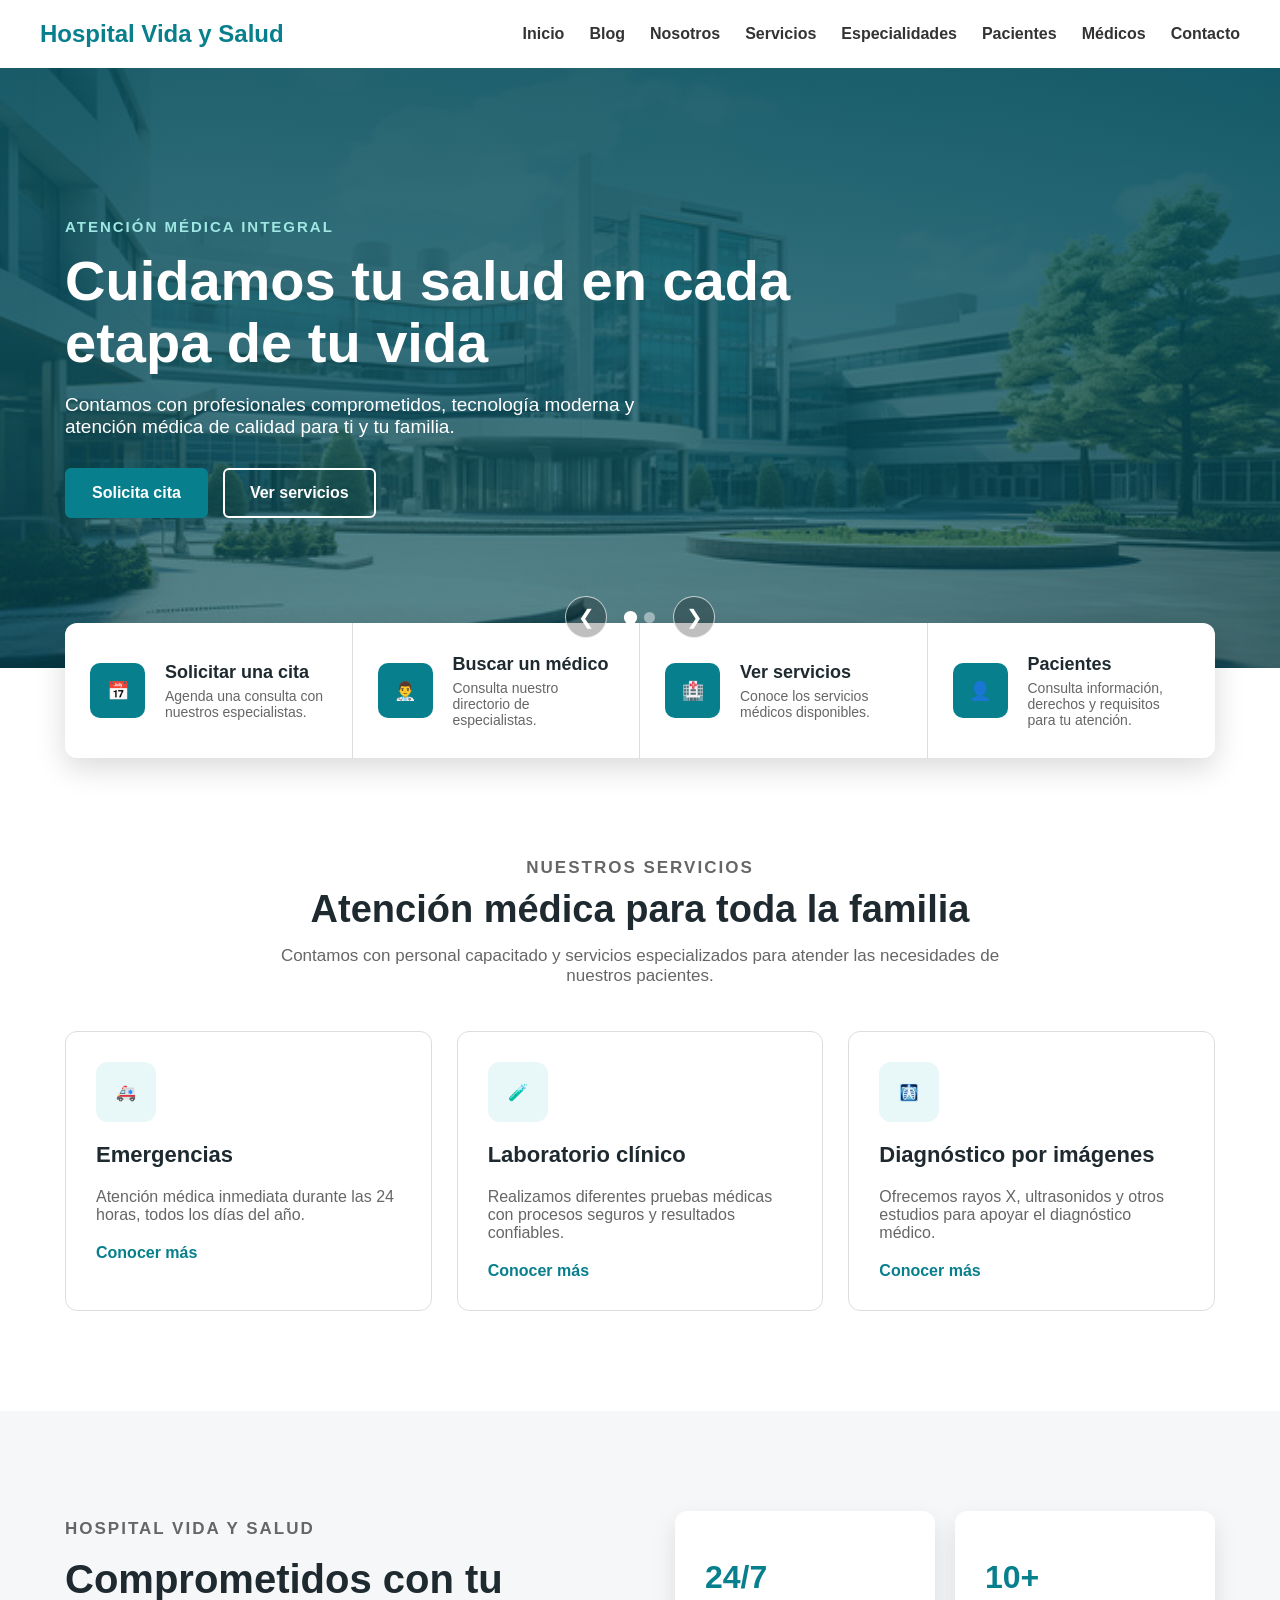
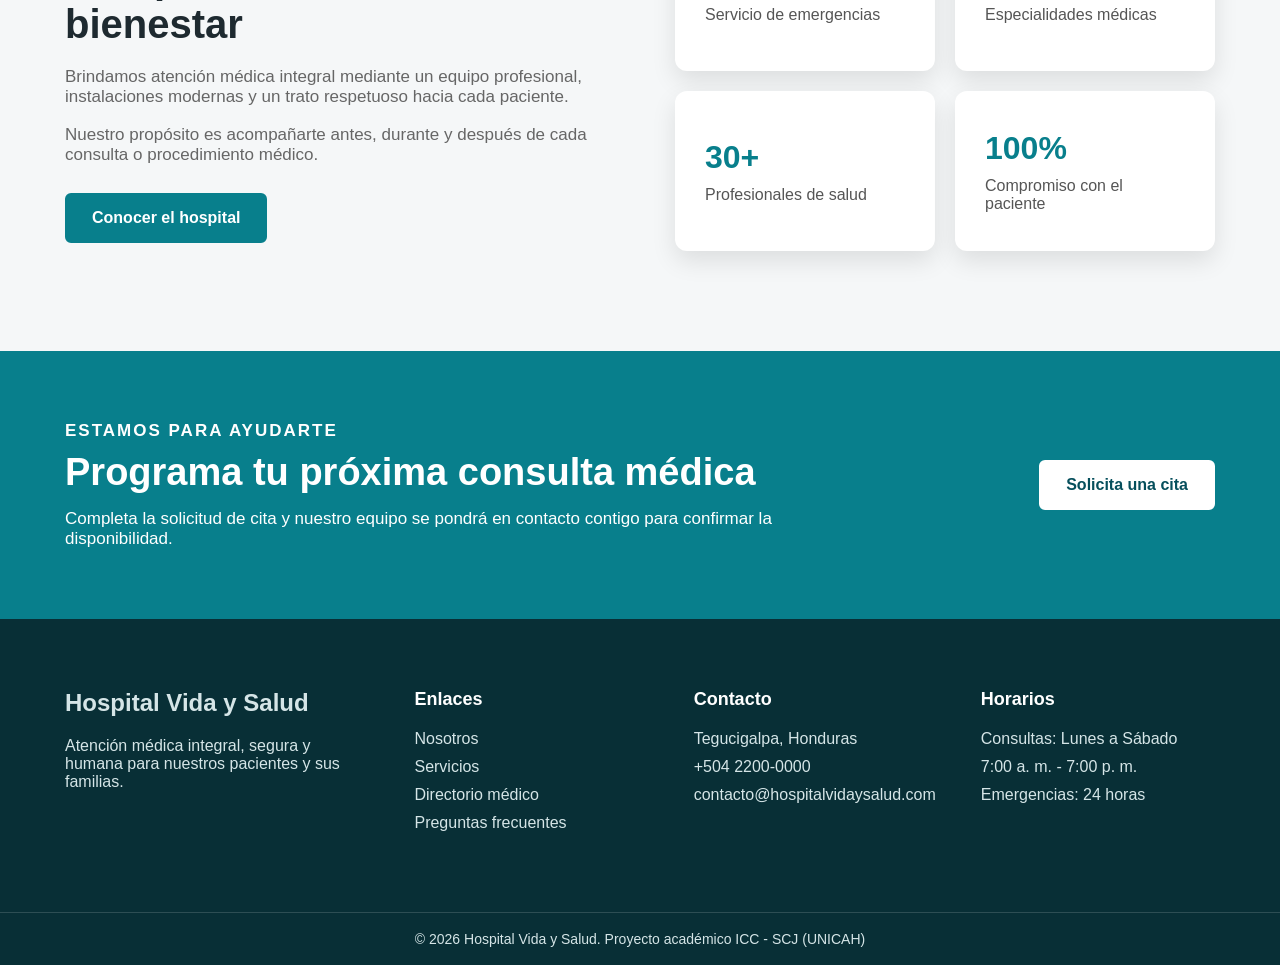
<file: index.html>
<!DOCTYPE html>
<html lang="es">
<head>
    <meta charset="UTF-8">
    <meta name="viewport" content="width=device-width, initial-scale=1.0">
    <meta name="description" content="Hospital Vida y Salud ofrece atención médica integral, especialistas y servicios hospitalarios.">
    <link rel="stylesheet" href="CSS/estilos.css">
    <title>Hospital Vida y Salud</title>
</head>
<body>
    <header class="encabezado">
        <div class="navegacion">
            <a href="index.html" class="logo">Hospital Vida y Salud</a>
            <button 
                class="boton-menu"
                id="botonMenu"
                type="button"
                aria-label="Abrir menú"
                aria-expanded="false"
            >
                <span></span>
                <span></span>
                <span></span>
            </button>
            <nav class="menu-principal" id="menuPrincipal">
                <ul>
                    <li><a href="index.html">Inicio</a></li>
                    <li><a href="blog.html">Blog</a></li>
                    <li><a href="nosotros.html">Nosotros</a></li>
                    <li><a href="servicios.html">Servicios</a></li>
                    <li><a href="especialidades.html">Especialidades</a></li>
                    <li><a href="pacientes.html">Pacientes</a></li>
                    <li><a href="medicos.html">Médicos</a></li>
                    <li><a href="contacto.html">Contacto</a></li>
                </ul>
            </nav>
        </div>
    </header>
    <main>
        <section class="portada">
            <article class="diapositiva activa">
                <div class="contenido-portada">
                    <p class="subtitulo-portada">
                        Atención médica integral
                    </p>
                    <h1>Cuidamos tu salud en cada etapa de tu vida</h1>
                    <p class="descripcion-portada">
                        Contamos con profesionales comprometidos, tecnología moderna y atención médica de calidad para ti y tu familia.
                    </p>
                    <div class="botones-portada">
                        <a href="citas.html" class="boton">Solicita cita</a>
                        <a href="servicios.html" class="boton boton-secundario">Ver servicios</a>
                    </div>
                </div>
            </article>
            <article class="diapositiva">
                <div class="contenido-portada">
                    <p class="subtitulo-portada">
                        Emergencias 24 horas
                    </p>
                    <h2>Atención inmediata cuando más la necesitas</h2>
                    <p class="descripcion-portada">
                        Nuestro equipo de emergencias está disponible todos los días para brindar una atención rápida y segura.
                    </p>
                    <div class="botones-portada">
                        <a href="emergencias.html" class="boton boton-emergencia">Ver emergencias</a>
                        <a href="tel:+50422001111" class="boton boton-secundario">Llamar ahora</a>
                    </div>
                </div>
            </article>
            <div class="controles-carrusel">
                <button
                    id="botonAnterior"
                    class="boton-carrusel"
                    type="button"
                    aria-label="Mostrar diapositiva anterior"
                >
                    &#10094;
                </button>
                <div class="indicadores-carrusel">
                    <button
                        class="indicador activo"
                        type="button"
                        data-indice="0"
                        aria-label="Mostrar primera diapositiva"
                    >
                    </button>
                    <button
                        class="indicador"
                        type="button"
                        data-indice="1"
                        aria-label="Mostrar segunda diapositiva"
                    >
                    </button>
                </div>
                <button
                    id="botonSiguiente"
                    class="boton-carrusel"
                    type="button"
                    aria-label="Mostrar diapositiva siguiente"
                >
                    &#10095;
                </button>
            </div>
        </section>
        <section class="accesos-rapidos">
            <div class="contenedor-accesos">
                <a href="citas.html" class="tarjeta-acceso">
                    <div class="numero-acceso">
                        📅
                    </div>
                    <div class="contenido-acceso">
                        <h2>Solicitar una cita</h2>
                        <p>Agenda una consulta con nuestros especialistas.</p>
                    </div>
                </a>
                <a href="medicos.html" class="tarjeta-acceso">
                    <div class="numero-acceso">
                        👨‍⚕️
                    </div>
                    <div class="contenido-acceso">
                        <h2>Buscar un médico</h2>
                        <p>Consulta nuestro directorio de especialistas.</p>
                    </div>
                </a>
                <a href="servicios.html" class="tarjeta-acceso">
                    <div class="numero-acceso">
                        🏥
                    </div>
                    <div class="contenido-acceso">
                        <h2>Ver servicios</h2>
                        <p>Conoce los servicios médicos disponibles.</p>
                    </div>
                </a>               
                <a href="pacientes.html" class="tarjeta-acceso">
                    <div class="numero-acceso">
                        👤
                    </div>
                    <div class="contenido-acceso">
                        <h2>Pacientes</h2>
                        <p>Consulta información, derechos y requisitos para tu atención.</p>
                    </div>
                </a>
            </div>
        </section>
        <section class="servicios-destacados">
            <div class="contenedor-general">
                <div class="encabezado-seccion">
                    <p class="subtitulo-seccion">
                        Nuestros servicios
                    </p>
                    <h2>Atención médica para toda la familia</h2>
                    <p>Contamos con personal capacitado y servicios especializados para atender las necesidades de nuestros pacientes.</p>
                </div>
                <div class="contenedor-servicios">
                    <article class="tarjeta-servicio">
                        <div class="icono-servicio">
                            🚑
                        </div>
                        <h3>Emergencias</h3>
                        <p>Atención médica inmediata durante las 24 horas, todos los días del año.</p>
                        <a href="emergencias.html">Conocer más</a>
                    </article>
                    <article class="tarjeta-servicio">
                        <div class="icono-servicio">
                            🧪
                        </div>
                        <h3>Laboratorio clínico</h3>
                        <p>Realizamos diferentes pruebas médicas con procesos seguros y resultados confiables.</p>
                        <a href="servicios.html">Conocer más</a>
                    </article>
                    <article class="tarjeta-servicio">
                        <div class="icono-servicio">
                            🩻
                        </div>
                        <h3>Diagnóstico por imágenes</h3>
                        <p>Ofrecemos rayos X, ultrasonidos y otros estudios para apoyar el diagnóstico médico.</p>
                        <a href="servicios.html">Conocer más</a>
                    </article>
                </div>
            </div>
        </section>
        <section class="presentacion-hospital">
            <div class="contenedor-general contenido-presentacion">
                <div class="texto-presentacion">
                    <p class="subtitulo-seccion">
                        Hospital Vida y Salud
                    </p>
                    <h2>Comprometidos con tu bienestar</h2>
                    <p>Brindamos atención médica integral mediante un equipo profesional, instalaciones modernas y un trato respetuoso hacia cada paciente.</p>
                    <p>Nuestro propósito es acompañarte antes, durante y después de cada consulta o procedimiento médico.</p>
                    <a href="nosotros.html" class="boton">Conocer el hospital</a>
                </div>
                <div class="estadisticas-hospital">
                    <article class="tarjeta-estadistica">
                        <strong>24/7</strong>
                        <span>Servicio de emergencias</span>
                    </article>
                    <article class="tarjeta-estadistica">
                        <strong>10+</strong>
                        <span>Especialidades médicas</span>
                    </article>
                    <article class="tarjeta-estadistica">
                        <strong>30+</strong>
                        <span>Profesionales de salud</span>
                    </article>
                    <article class="tarjeta-estadistica">
                        <strong>100%</strong>
                        <span>Compromiso con el paciente</span>
                    </article>
                </div>
            </div>
        </section>
        <section class="llamado-cita">
            <div class="contenedor-general contenido-llamado">
                <div>
                    <p class="subtitulo-llamado">
                        Estamos para ayudarte
                    </p>
                    <h2>Programa tu próxima consulta médica</h2>
                    <p>Completa la solicitud de cita y nuestro equipo se pondrá en contacto contigo para confirmar la disponibilidad.</p>
                </div>
                <a href="citas.html" class="boton boton-claro">Solicita una cita</a>
            </div>
        </section>
    </main>
    <footer class="pie-pagina">
        <div class="contenedor-general contenido-pie">
            <div class="columna-pie">
                <a href="index.html" class="logo logo-pie">Hospital Vida y Salud</a>
                <p>Atención médica integral, segura y humana para nuestros pacientes y sus familias.</p>
            </div>
            <div class="columna-pie">
                <h2>Enlaces</h2>
                <ul>
                    <li><a href="nosotros.html">Nosotros</a></li>
                    <li><a href="servicios.html">Servicios</a></li>
                    <li><a href="medicos.html">Directorio médico</a></li>
                    <li><a href="faq.html">Preguntas frecuentes</a></li>
                </ul>
            </div>
            <div class="columna-pie">
                <h2>Contacto</h2>
                <ul>
                    <li>Tegucigalpa, Honduras</li>
                    <li><a href="tel:+50422000000">+504 2200-0000</a></li>
                    <li><a href="mailto:contacto@hospitalvidaysalud.com">contacto@hospitalvidaysalud.com</a></li>
                </ul>
            </div>
            <div class="columna-pie">
                <h2>Horarios</h2>
                <ul>
                    <li>Consultas: Lunes a Sábado</li>
                    <li>7:00 a. m. - 7:00 p. m.</li>
                    <li>Emergencias: 24 horas</li>
                </ul>
            </div>
        </div>
        <div class="pie-inferior">
            <p>&copy;
                <span id="anioActual"></span>
                Hospital Vida y Salud. Proyecto académico ICC - SCJ (UNICAH)</p>
        </div>
    </footer>
    <button
        id="botonArriba"
        class="boton-arriba"
        type="button"
        aria-label="Volver al inicio de la página"
    >
        ↑
    </button>
    <script src="JavaScript/script.js"></script>
</body>
</html>
</file>
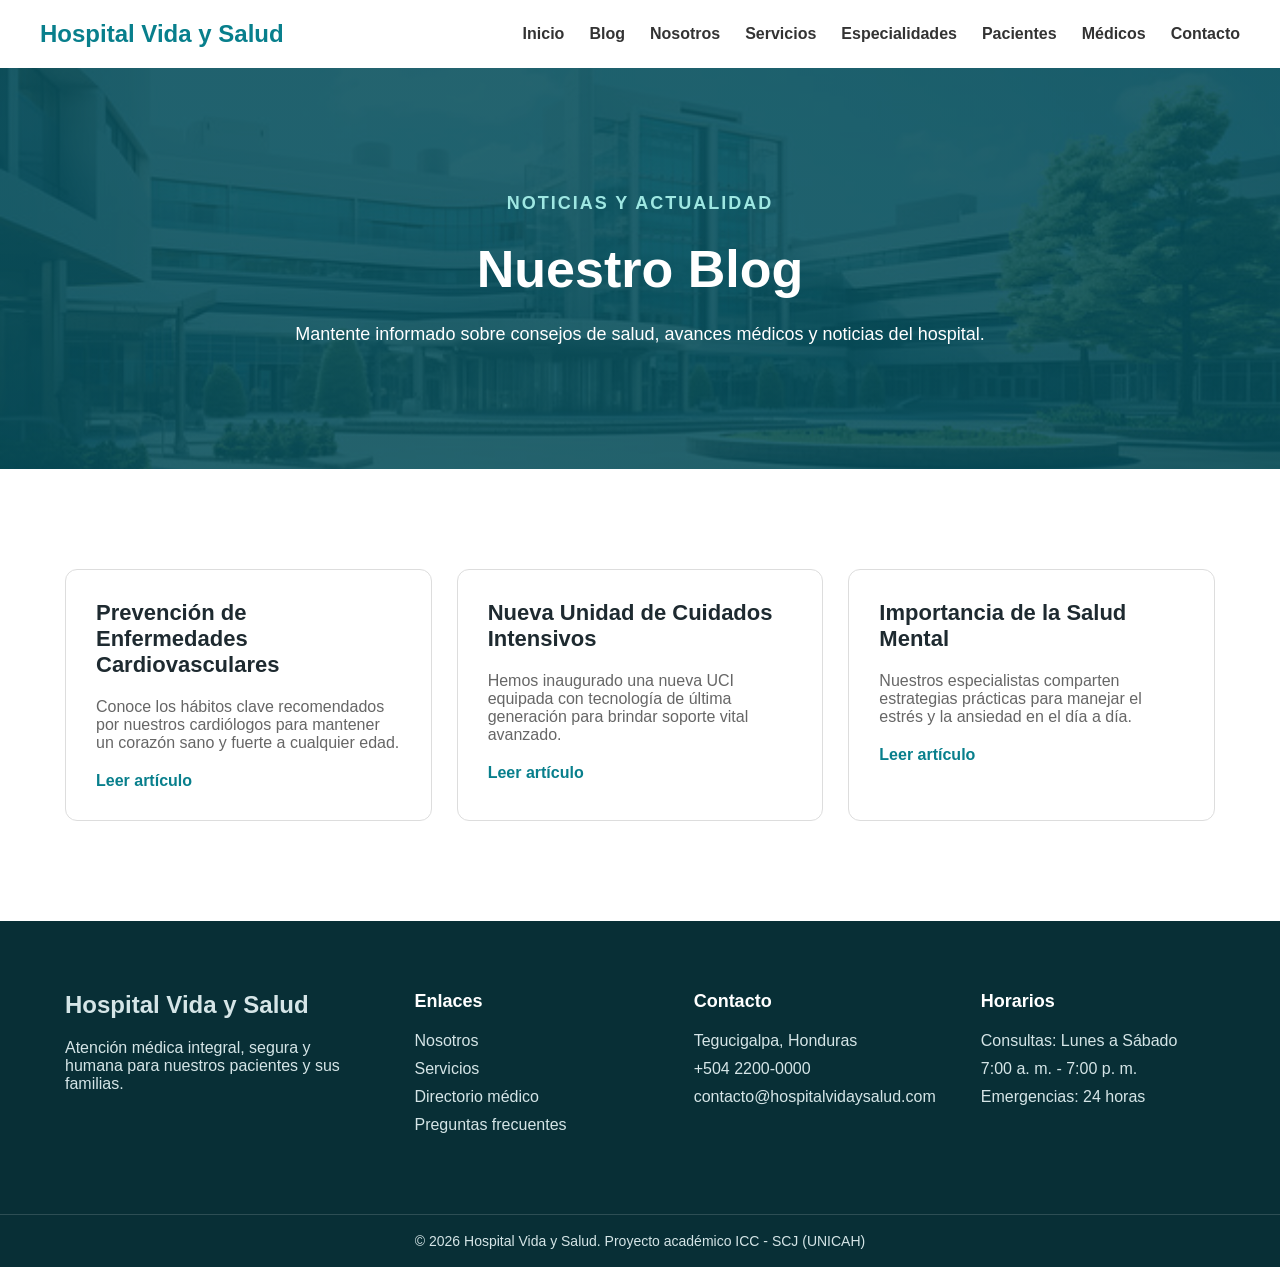
<file: blog.html>
<!DOCTYPE html>
<html lang="es">
<head>
    <meta charset="UTF-8">
    <meta name="viewport" content="width=device-width, initial-scale=1.0">
    <meta name="description" content="Blog y noticias del Hospital Vida y Salud.">
    <link rel="stylesheet" href="CSS/estilos.css">
    <link rel="stylesheet" href="CSS/estilos-int4.css">
    <title>Blog | Hospital Vida y Salud</title>
</head>
<body>

    <header class="encabezado">
        <div class="navegacion">
            <a href="index.html" class="logo">Hospital Vida y Salud</a>
            <button class="boton-menu" id="botonMenu" type="button" aria-label="Abrir menú" aria-expanded="false">
                <span></span>
                <span></span>
                <span></span>
            </button>
            <nav class="menu-principal" id="menuPrincipal">
                <ul>
                    <li><a href="index.html">Inicio</a></li>
                    <li><a href="blog.html">Blog</a></li>
                    <li><a href="nosotros.html">Nosotros</a></li>
                    <li><a href="servicios.html">Servicios</a></li>
                    <li><a href="especialidades.html">Especialidades</a></li>
                    <li><a href="pacientes.html">Pacientes</a></li>
                    <li><a href="medicos.html">Médicos</a></li>
                    <li><a href="contacto.html">Contacto</a></li>
                </ul>
            </nav>
        </div>
    </header>

    <main>
        <section class="banner-pagina">
            <div class="contenedor-general">
                <p class="subtitulo-seccion">Noticias y Actualidad</p>
                <h1>Nuestro Blog</h1>
                <p>Mantente informado sobre consejos de salud, avances médicos y noticias del hospital.</p>
            </div>
        </section>

        <section class="servicios-destacados">
            <div class="contenedor-general contenedor-servicios animar-scroll">
                <article class="tarjeta-servicio">
                    <h3>Prevención de Enfermedades Cardiovasculares</h3>
                    <p>Conoce los hábitos clave recomendados por nuestros cardiólogos para mantener un corazón sano y fuerte a cualquier edad.</p>
                    <a href="#">Leer artículo</a>
                </article>
                <article class="tarjeta-servicio">
                    <h3>Nueva Unidad de Cuidados Intensivos</h3>
                    <p>Hemos inaugurado una nueva UCI equipada con tecnología de última generación para brindar soporte vital avanzado.</p>
                    <a href="#">Leer artículo</a>
                </article>
                <article class="tarjeta-servicio">
                    <h3>Importancia de la Salud Mental</h3>
                    <p>Nuestros especialistas comparten estrategias prácticas para manejar el estrés y la ansiedad en el día a día.</p>
                    <a href="#">Leer artículo</a>
                </article>
            </div>
        </section>
    </main>

    <button id="btn-volver-arriba" aria-label="Volver al inicio">↑</button>

  <footer class="pie-pagina">
        <div class="contenedor-general contenido-pie">
            <div class="columna-pie">
                <a href="index.html" class="logo logo-pie">Hospital Vida y Salud</a>
                <p>Atención médica integral, segura y humana para nuestros pacientes y sus familias.</p>
            </div>
            <div class="columna-pie">
                <h2>Enlaces</h2>
                <ul>
                    <li><a href="nosotros.html">Nosotros</a></li>
                    <li><a href="servicios.html">Servicios</a></li>
                    <li><a href="medicos.html">Directorio médico</a></li>
                    <li><a href="faq.html">Preguntas frecuentes</a></li>
                </ul>
            </div>
            <div class="columna-pie">
                <h2>Contacto</h2>
                <ul>
                    <li>Tegucigalpa, Honduras</li>
                    <li><a href="tel:+50422000000">+504 2200-0000</a></li>
                    <li><a href="mailto:contacto@hospitalvidaysalud.com">contacto@hospitalvidaysalud.com</a></li>
                </ul>
            </div>
            <div class="columna-pie">
                <h2>Horarios</h2>
                <ul>
                    <li>Consultas: Lunes a Sábado</li>
                    <li>7:00 a. m. - 7:00 p. m.</li>
                    <li>Emergencias: 24 horas</li>
                </ul>
            </div>
        </div>
        <div class="pie-inferior">
            <p>&copy;
                <span id="anioActual"></span>
                Hospital Vida y Salud. Proyecto académico ICC - SCJ (UNICAH)</p>
        </div>
    </footer>
    
    

    <script src="JavaScript/script.js"></script>
    <script src="JavaScript/funciones-int4.js"></script>
</body>
</html>
</file>
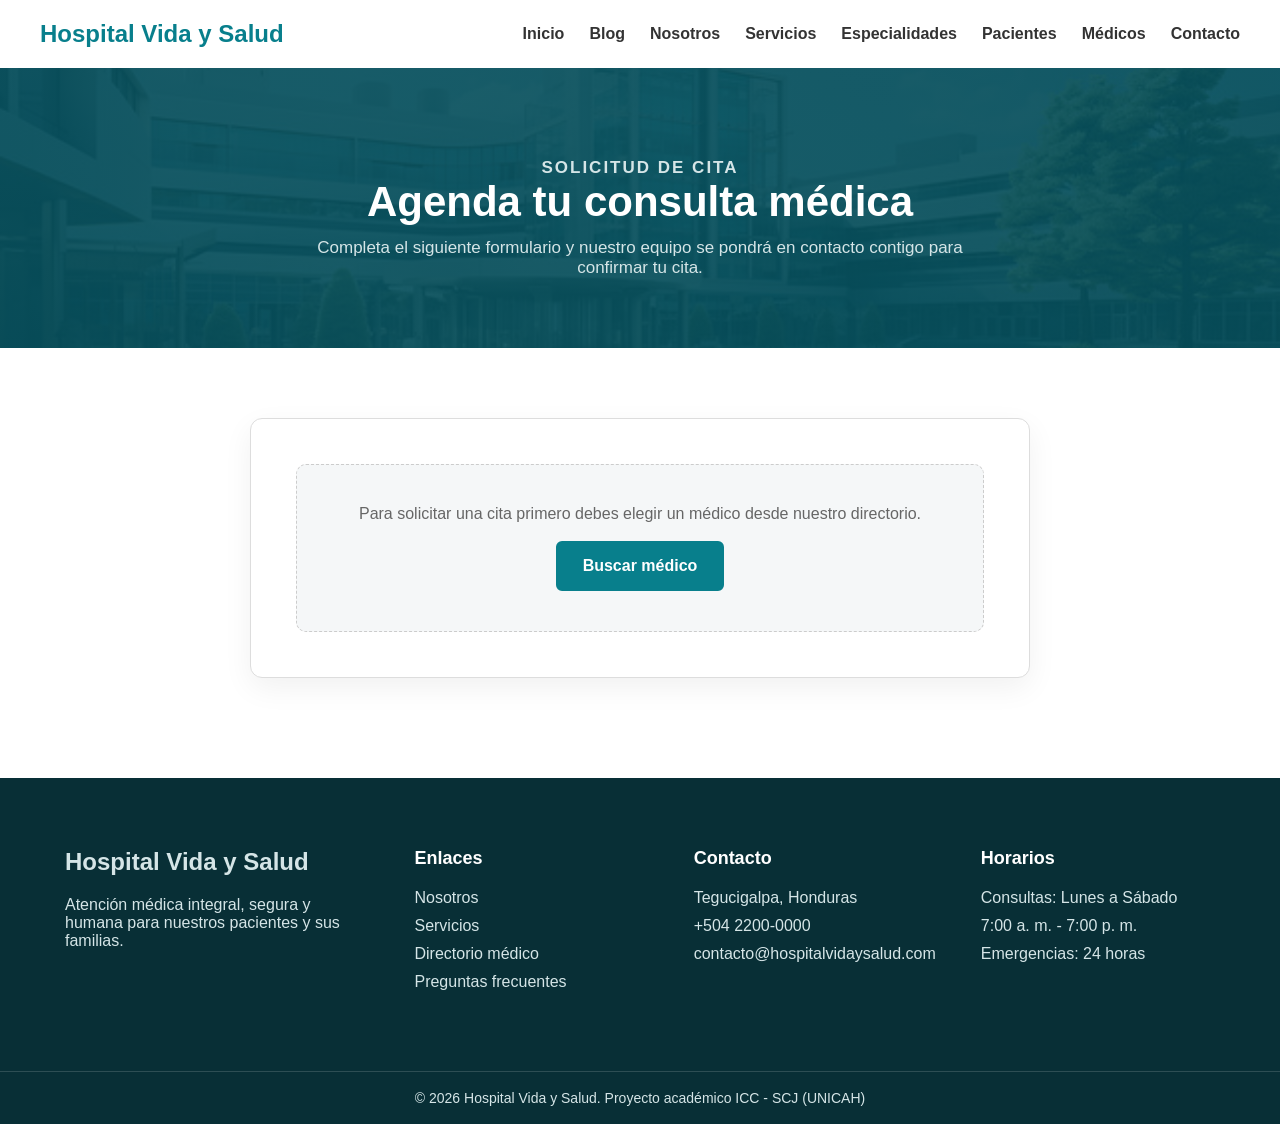
<file: citas.html>
<!DOCTYPE html>
<html lang="es">
<head>
    <meta charset="UTF-8">
    <meta name="viewport" content="width=device-width, initial-scale=1.0">
    <meta name="description" content="Solicita tu cita médica en el Hospital Vida y Salud de forma rápida y sencilla.">
    <link rel="stylesheet" href="CSS/estilos.css">
    <title>Solicitar Cita | Hospital Vida y Salud</title>
</head>
<body>
    <header class="encabezado">
        <div class="navegacion">
            <a href="index.html" class="logo">Hospital Vida y Salud</a>
            <button 
                class="boton-menu"
                id="botonMenu"
                type="button"
                aria-label="Abrir menú"
                aria-expanded="false"
            >
                <span></span>
                <span></span>
                <span></span>
            </button>
            <nav class="menu-principal" id="menuPrincipal">
                <ul>
                    <li><a href="index.html">Inicio</a></li>
                    <li><a href="blog.html">Blog</a></li>
                    <li><a href="nosotros.html">Nosotros</a></li>
                    <li><a href="servicios.html">Servicios</a></li>
                    <li><a href="especialidades.html">Especialidades</a></li>
                    <li><a href="pacientes.html">Pacientes</a></li>
                    <li><a href="medicos.html">Médicos</a></li>
                    <li><a href="contacto.html">Contacto</a></li>
                </ul>
            </nav>
        </div>
    </header>
    <main>
        <section class="banner-interno">
            <p class="subtitulo-portada">Solicitud de cita</p>
            <h1>Agenda tu consulta médica</h1>
            <p>Completa el siguiente formulario y nuestro equipo se pondrá en contacto contigo para confirmar tu cita.</p>
        </section>

        <section class="seccion-formulario">
            <div class="contenedor-formulario">

                <!-- Aviso si el usuario llega sin haber elegido médico -->
                <div class="aviso-sin-medico" id="avisoSinMedico">
                    <p>Para solicitar una cita primero debes elegir un médico desde nuestro directorio.</p>
                    <a href="medicos.html" class="boton">Buscar médico</a>
                </div>

                <!-- Contenido visible solo cuando hay un médico seleccionado -->
                <div id="contenidoConMedico" style="display: none;">

                    <div class="resumen-medico">
                        <div class="resumen-medico-info">
                            <span class="etiqueta-resumen">Cita con</span>
                            <h3 id="resumenNombre"></h3>
                            <span class="especialidad-medico" id="resumenEspecialidad"></span>
                            <p class="texto-ayuda" id="resumenDias"></p>
                        </div>
                        <a href="medicos.html" class="enlace-cambiar">Cambiar médico</a>
                    </div>

                    <!-- Formulario -->
                    <div id="bloqueFormulario">
                        <div class="mensaje-formulario" id="mensajeFormularioCitas"></div>
                        <form id="formularioCitas" novalidate>
                            <div class="fila-formulario">
                                <div class="grupo-campo">
                                    <label for="fechaCita">Fecha <span class="indicador-requerido">*</span></label>
                                    <input type="date" id="fechaCita" name="fechaCita">
                                    <span class="mensaje-error" id="errorFechaCita"></span>
                                </div>
                                <div class="grupo-campo">
                                    <label for="horaCita">Hora <span class="indicador-requerido">*</span></label>
                                    <select id="horaCita" name="horaCita">
                                        <option value="">Selecciona una hora</option>
                                    </select>
                                    <span class="mensaje-error" id="errorHoraCita"></span>
                                </div>
                            </div>

                            <div class="fila-formulario">
                                <div class="grupo-campo">
                                    <label for="nombreCita">Nombre <span class="indicador-requerido">*</span></label>
                                    <input type="text" id="nombreCita" name="nombreCita" placeholder="Ej. María">
                                    <span class="mensaje-error" id="errorNombreCita"></span>
                                </div>
                                <div class="grupo-campo">
                                    <label for="apellidoCita">Apellido <span class="indicador-requerido">*</span></label>
                                    <input type="text" id="apellidoCita" name="apellidoCita" placeholder="Ej. López">
                                    <span class="mensaje-error" id="errorApellidoCita"></span>
                                </div>
                            </div>

                            <div class="fila-formulario">
                                <div class="grupo-campo">
                                    <label for="generoCita">Género <span class="indicador-requerido">*</span></label>
                                    <select id="generoCita" name="generoCita">
                                        <option value="">Selecciona una opción</option>
                                        <option value="Femenino">Femenino</option>
                                        <option value="Masculino">Masculino</option>
                                        <option value="Otro">Otro</option>
                                        <option value="Prefiero no decirlo">Prefiero no decirlo</option>
                                    </select>
                                    <span class="mensaje-error" id="errorGeneroCita"></span>
                                </div>
                                <div class="grupo-campo">
                                    <label for="telefonoCita">Número telefónico <span class="indicador-requerido">*</span></label>
                                    <input type="tel" id="telefonoCita" name="telefonoCita" placeholder="9999-9999" maxlength="9">
                                    <p class="texto-ayuda">Formato hondureño: ej. 9987-6543.</p>
                                    <span class="mensaje-error" id="errorTelefonoCita"></span>
                                </div>
                            </div>

                            <div class="grupo-campo">
                                <label for="direccionCita">Dirección <span class="indicador-requerido">*</span></label>
                                <input type="text" id="direccionCita" name="direccionCita" placeholder="Ej. Col. Kennedy, bloque 4, casa 12, Tegucigalpa">
                                <span class="mensaje-error" id="errorDireccionCita"></span>
                            </div>

                            <button type="submit" class="boton boton-formulario">Solicitar cita</button>
                        </form>
                    </div>

                    <!-- Recibo generado tras enviar el formulario -->
                    <div class="recibo-cita" id="reciboCita" style="display: none;">
                        <div class="recibo-encabezado">
                            <h3>Comprobante de solicitud de cita</h3>
                            <span class="recibo-numero" id="reciboNumero"></span>
                        </div>
                        <div class="recibo-cuerpo">
                            <div class="recibo-fila">
                                <span>Médico</span>
                                <strong id="reciboMedico"></strong>
                            </div>
                            <div class="recibo-fila">
                                <span>Especialidad</span>
                                <strong id="reciboEspecialidad"></strong>
                            </div>
                            <div class="recibo-fila">
                                <span>Fecha</span>
                                <strong id="reciboFecha"></strong>
                            </div>
                            <div class="recibo-fila">
                                <span>Hora</span>
                                <strong id="reciboHora"></strong>
                            </div>
                            <div class="recibo-separador"></div>
                            <div class="recibo-fila">
                                <span>Paciente</span>
                                <strong id="reciboPaciente"></strong>
                            </div>
                            <div class="recibo-fila">
                                <span>Género</span>
                                <strong id="reciboGenero"></strong>
                            </div>
                            <div class="recibo-fila">
                                <span>Teléfono</span>
                                <strong id="reciboTelefono"></strong>
                            </div>
                            <div class="recibo-fila">
                                <span>Dirección</span>
                                <strong id="reciboDireccion"></strong>
                            </div>
                        </div>
                        <p class="recibo-nota">Presenta este comprobante el día de tu cita. Nuestro equipo se pondrá en contacto contigo para confirmar la disponibilidad.</p>
                        <div class="recibo-acciones">
                            <button type="button" class="boton" id="botonImprimirRecibo">Imprimir</button>
                            <button type="button" class="boton boton-secundario-claro" id="botonNuevaCita">Agendar otra cita</button>
                        </div>
                    </div>

                </div>
            </div>
        </section>
    </main>
    <footer class="pie-pagina">
        <div class="contenedor-general contenido-pie">
            <div class="columna-pie">
                <a href="index.html" class="logo logo-pie">Hospital Vida y Salud</a>
                <p>Atención médica integral, segura y humana para nuestros pacientes y sus familias.</p>
            </div>
            <div class="columna-pie">
                <h2>Enlaces</h2>
                <ul>
                    <li><a href="nosotros.html">Nosotros</a></li>
                    <li><a href="servicios.html">Servicios</a></li>
                    <li><a href="medicos.html">Directorio médico</a></li>
                    <li><a href="faq.html">Preguntas frecuentes</a></li>
                </ul>
            </div>
            <div class="columna-pie">
                <h2>Contacto</h2>
                <ul>
                    <li>Tegucigalpa, Honduras</li>
                    <li><a href="tel:+50422000000">+504 2200-0000</a></li>
                    <li><a href="mailto:contacto@hospitalvidaysalud.com">contacto@hospitalvidaysalud.com</a></li>
                </ul>
            </div>
            <div class="columna-pie">
                <h2>Horarios</h2>
                <ul>
                    <li>Consultas: Lunes a Sábado</li>
                    <li>7:00 a. m. - 7:00 p. m.</li>
                    <li>Emergencias: 24 horas</li>
                </ul>
            </div>
        </div>
        <div class="pie-inferior">
            <p>&copy;
                <span id="anioActual"></span>
                Hospital Vida y Salud. Proyecto académico ICC - SCJ (UNICAH)</p>
        </div>
    </footer>
    <button
        id="botonArriba"
        class="boton-arriba"
        type="button"
        aria-label="Volver al inicio de la página"
    >
        ↑
    </button>
    <script src="JavaScript/script.js"></script>
    <script src="JavaScript/validaciones.js"></script>
</body>
</html>
</file>
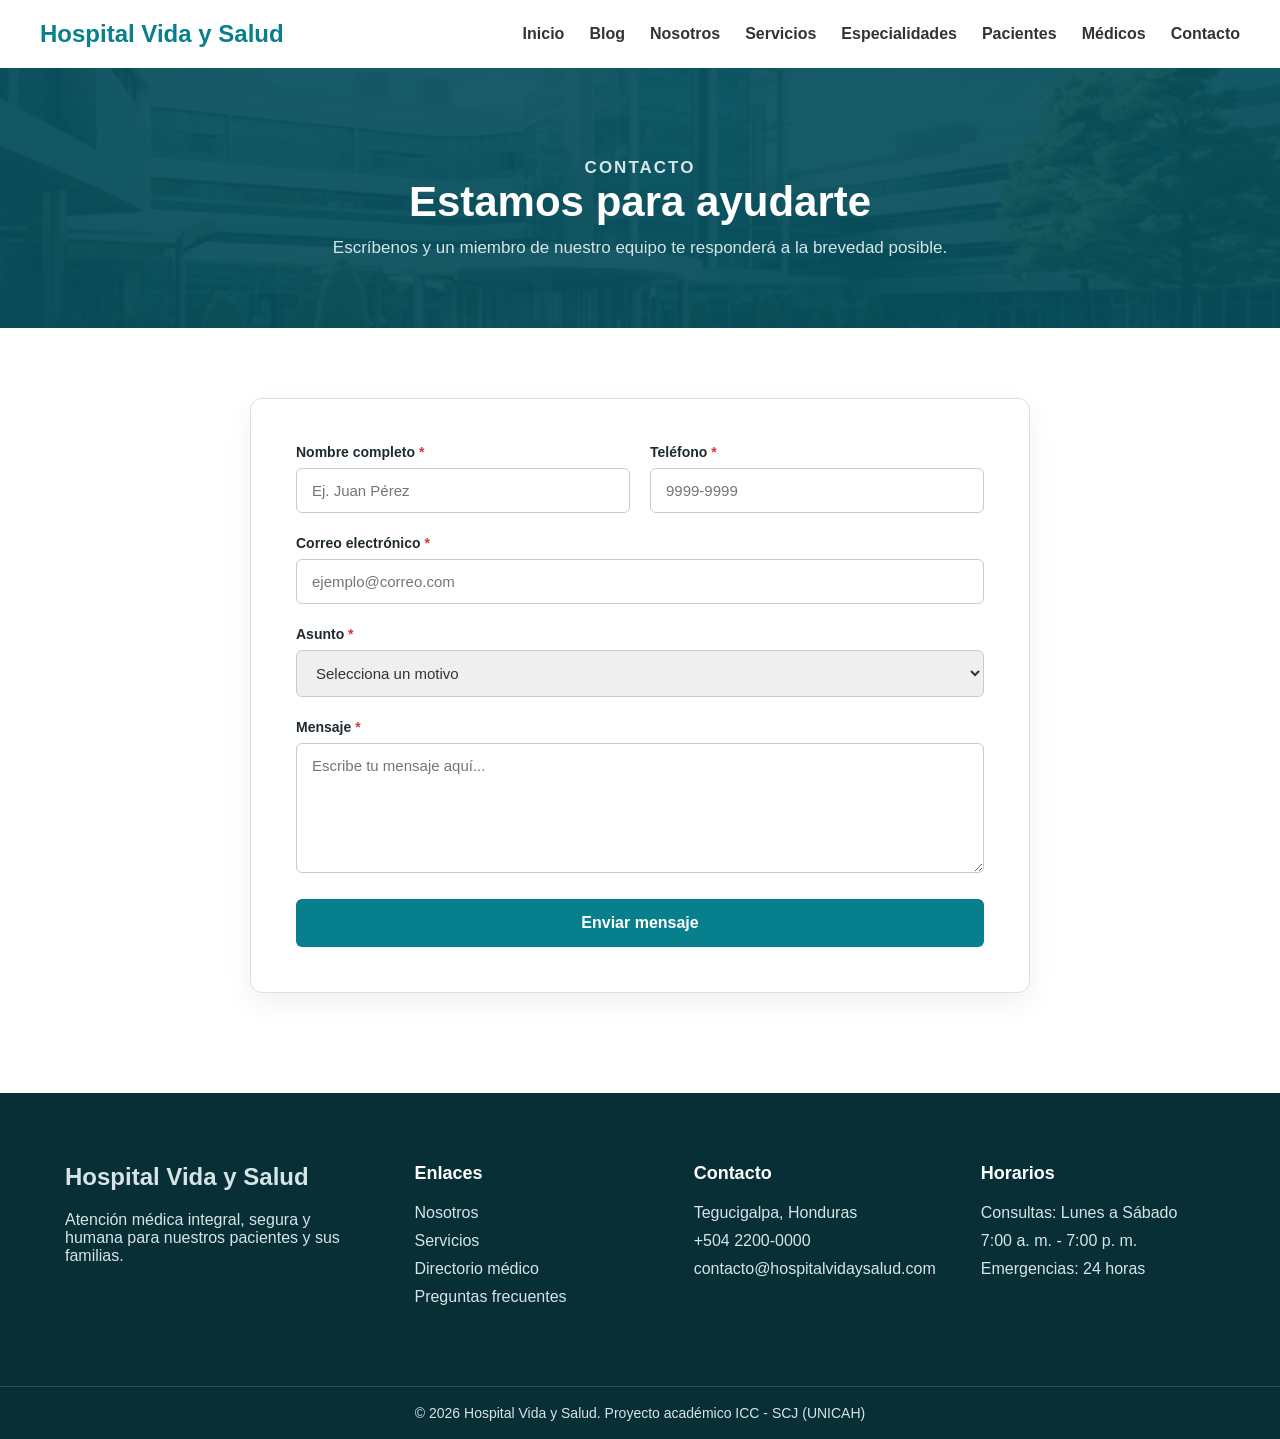
<file: contacto.html>
<!DOCTYPE html>
<html lang="es">
<head>
    <meta charset="UTF-8">
    <meta name="viewport" content="width=device-width, initial-scale=1.0">
    <meta name="description" content="Contáctanos. Hospital Vida y Salud está para atenderte y responder tus preguntas.">
    <link rel="stylesheet" href="CSS/estilos.css">
    <title>Contacto | Hospital Vida y Salud</title>
</head>
<body>
    <header class="encabezado">
        <div class="navegacion">
            <a href="index.html" class="logo">Hospital Vida y Salud</a>
            <button 
                class="boton-menu"
                id="botonMenu"
                type="button"
                aria-label="Abrir menú"
                aria-expanded="false"
            >
                <span></span>
                <span></span>
                <span></span>
            </button>
            <nav class="menu-principal" id="menuPrincipal">
                <ul>
                    <li><a href="index.html">Inicio</a></li>
                    <li><a href="blog.html">Blog</a></li>
                    <li><a href="nosotros.html">Nosotros</a></li>
                    <li><a href="servicios.html">Servicios</a></li>
                    <li><a href="especialidades.html">Especialidades</a></li>
                    <li><a href="pacientes.html">Pacientes</a></li>
                    <li><a href="medicos.html">Médicos</a></li>
                    <li><a href="contacto.html">Contacto</a></li>
                </ul>
            </nav>
        </div>
    </header>
    <main>
        <section class="banner-interno">
            <p class="subtitulo-portada">Contacto</p>
            <h1>Estamos para ayudarte</h1>
            <p>Escríbenos y un miembro de nuestro equipo te responderá a la brevedad posible.</p>
        </section>

        <section class="seccion-formulario">
            <div class="contenedor-formulario">
                <div class="mensaje-formulario" id="mensajeFormularioContacto"></div>
                <form id="formularioContacto" novalidate>
                    <div class="fila-formulario">
                        <div class="grupo-campo">
                            <label for="nombreContacto">Nombre completo <span class="indicador-requerido">*</span></label>
                            <input type="text" id="nombreContacto" name="nombreContacto" placeholder="Ej. Juan Pérez">
                            <span class="mensaje-error" id="errorNombreContacto"></span>
                        </div>
                        <div class="grupo-campo">
                            <label for="telefonoContacto">Teléfono <span class="indicador-requerido">*</span></label>
                            <input type="tel" id="telefonoContacto" name="telefonoContacto" placeholder="9999-9999" maxlength="9">
                            <span class="mensaje-error" id="errorTelefonoContacto"></span>
                        </div>
                    </div>

                    <div class="grupo-campo">
                        <label for="correoContacto">Correo electrónico <span class="indicador-requerido">*</span></label>
                        <input type="email" id="correoContacto" name="correoContacto" placeholder="ejemplo@correo.com">
                        <span class="mensaje-error" id="errorCorreoContacto"></span>
                    </div>

                    <div class="grupo-campo">
                        <label for="asuntoContacto">Asunto <span class="indicador-requerido">*</span></label>
                        <select id="asuntoContacto" name="asuntoContacto">
                            <option value="">Selecciona un motivo</option>
                            <option value="Consulta general">Consulta general</option>
                            <option value="Citas médicas">Citas médicas</option>
                            <option value="Facturación">Facturación</option>
                            <option value="Quejas y sugerencias">Quejas y sugerencias</option>
                            <option value="Otro">Otro</option>
                        </select>
                        <span class="mensaje-error" id="errorAsuntoContacto"></span>
                    </div>

                    <div class="grupo-campo">
                        <label for="mensajeContacto">Mensaje <span class="indicador-requerido">*</span></label>
                        <textarea id="mensajeContacto" name="mensajeContacto" placeholder="Escribe tu mensaje aquí..."></textarea>
                        <span class="mensaje-error" id="errorMensajeContacto"></span>
                    </div>

                    <button type="submit" class="boton boton-formulario">Enviar mensaje</button>
                </form>
            </div>
        </section>
    </main>
    <footer class="pie-pagina">
        <div class="contenedor-general contenido-pie">
            <div class="columna-pie">
                <a href="index.html" class="logo logo-pie">Hospital Vida y Salud</a>
                <p>Atención médica integral, segura y humana para nuestros pacientes y sus familias.</p>
            </div>
            <div class="columna-pie">
                <h2>Enlaces</h2>
                <ul>
                    <li><a href="nosotros.html">Nosotros</a></li>
                    <li><a href="servicios.html">Servicios</a></li>
                    <li><a href="medicos.html">Directorio médico</a></li>
                    <li><a href="faq.html">Preguntas frecuentes</a></li>
                </ul>
            </div>
            <div class="columna-pie">
                <h2>Contacto</h2>
                <ul>
                    <li>Tegucigalpa, Honduras</li>
                    <li><a href="tel:+50422000000">+504 2200-0000</a></li>
                    <li><a href="mailto:contacto@hospitalvidaysalud.com">contacto@hospitalvidaysalud.com</a></li>
                </ul>
            </div>
            <div class="columna-pie">
                <h2>Horarios</h2>
                <ul>
                    <li>Consultas: Lunes a Sábado</li>
                    <li>7:00 a. m. - 7:00 p. m.</li>
                    <li>Emergencias: 24 horas</li>
                </ul>
            </div>
        </div>
        <div class="pie-inferior">
            <p>&copy;
                <span id="anioActual"></span>
                Hospital Vida y Salud. Proyecto académico ICC - SCJ (UNICAH)</p>
        </div>
    </footer>
    <button
        id="botonArriba"
        class="boton-arriba"
        type="button"
        aria-label="Volver al inicio de la página"
    >
        ↑
    </button>
    <script src="JavaScript/script.js"></script>
    <script src="JavaScript/validaciones.js"></script>
</body>
</html>
</file>
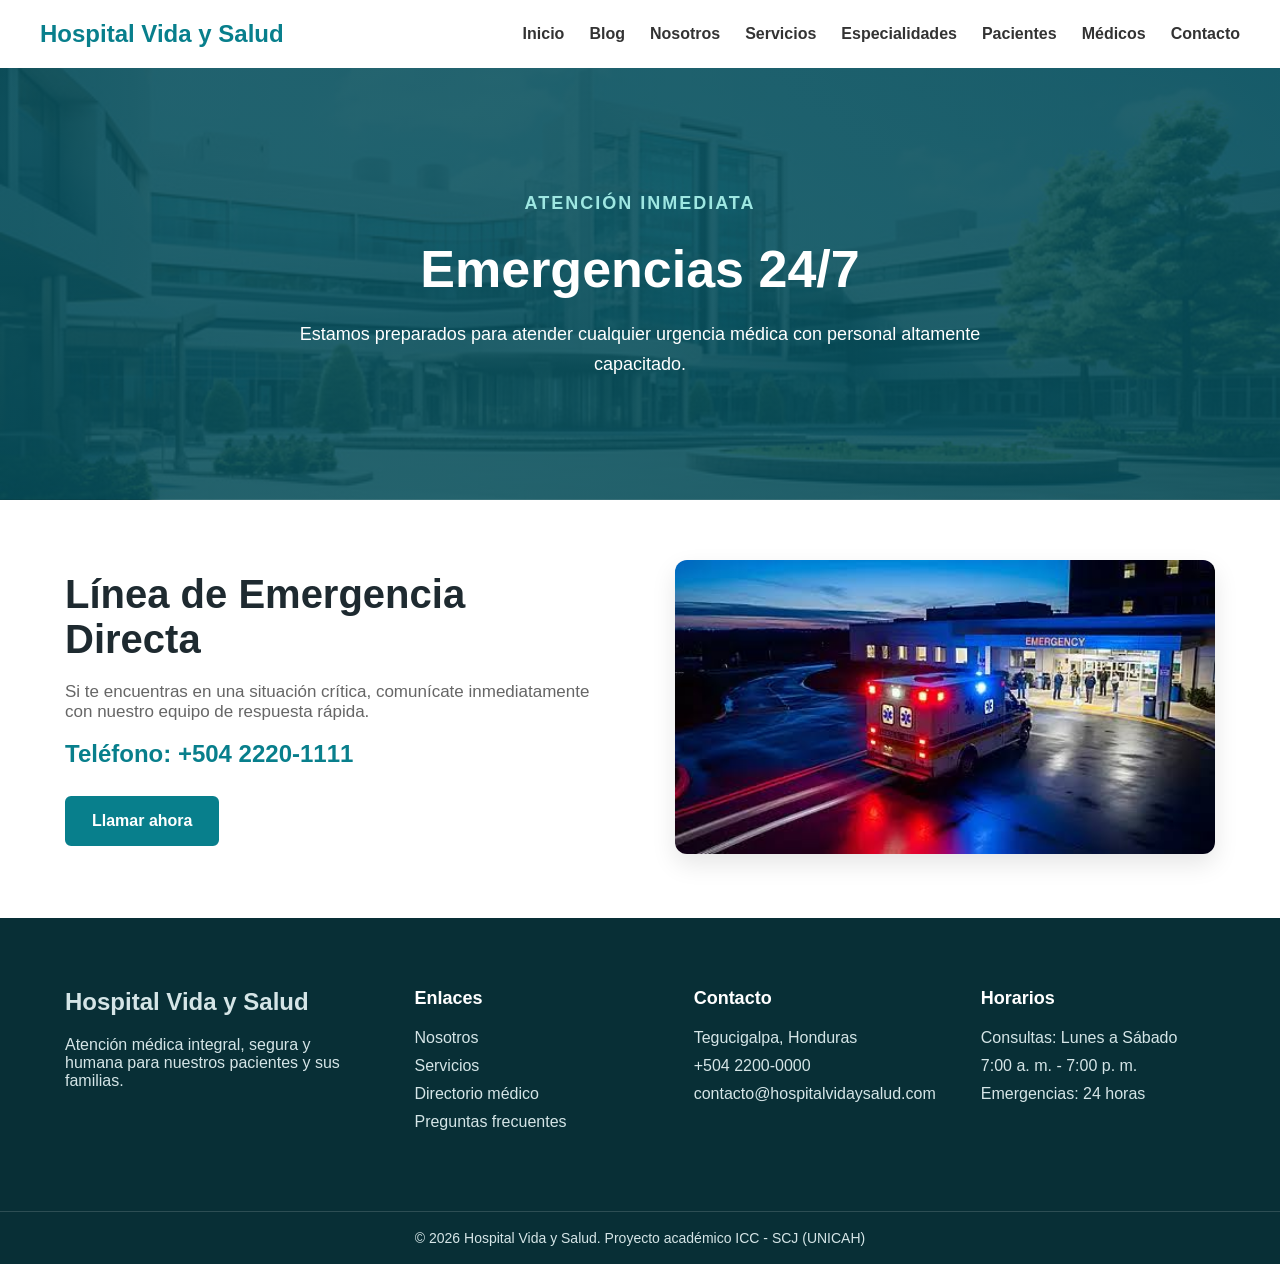
<file: emergencias.html>
<!DOCTYPE html>
<html lang="es">
<head>
    <meta charset="UTF-8">
    <meta name="viewport" content="width=device-width, initial-scale=1.0">
    <meta name="description" content="Contacto de emergencias del Hospital Vida y Salud. Atención 24/7.">
    <link rel="stylesheet" href="CSS/estilos.css">
    <link rel="stylesheet" href="CSS/estilos-int4.css">
    <title>Emergencias | Hospital Vida y Salud</title>
</head>
<body>

    <header class="encabezado">
        <div class="navegacion">
            <a href="index.html" class="logo">Hospital Vida y Salud</a>
            <button class="boton-menu" id="botonMenu" type="button" aria-label="Abrir menú" aria-expanded="false">
                <span></span>
                <span></span>
                <span></span>
            </button>
            <nav class="menu-principal" id="menuPrincipal">
                <ul>
                    <li><a href="index.html">Inicio</a></li>
                    <li><a href="blog.html">Blog</a></li>
                    <li><a href="nosotros.html">Nosotros</a></li>
                    <li><a href="servicios.html">Servicios</a></li>
                    <li><a href="especialidades.html">Especialidades</a></li>
                    <li><a href="pacientes.html">Pacientes</a></li>
                    <li><a href="medicos.html">Médicos</a></li>
                    <li><a href="contacto.html">Contacto</a></li>
                </ul>
            </nav>
        </div>
    </header>

    <main>
        <section class="banner-pagina" style="background-color: #064f5c;">
            <div class="contenedor-general">
                <p class="subtitulo-seccion" style="color: #9ee7e2;">Atención Inmediata</p>
                <h1 style="color: #ffffff;">Emergencias 24/7</h1>
                <p style="color: #ffffff;">Estamos preparados para atender cualquier urgencia médica con personal altamente capacitado.</p>
            </div>
        </section>

        <section class="contenido-emergencias animar-scroll" style="padding: 60px 40px;">
            <div class="contenedor-general contenido-presentacion">
                <div class="texto-presentacion">
                    <h2>Línea de Emergencia Directa</h2>
                    <p>Si te encuentras en una situación crítica, comunícate inmediatamente con nuestro equipo de respuesta rápida.</p>
                    <strong style="font-size: 24px; color: #087f8c;">Teléfono: +504 2220-1111</strong>
                    <br><br>
                    <a href="tel:+50422201111" class="boton">Llamar ahora</a>
                </div>
                <div>
                    <img src="img/emergencias-hospital.jpg" alt="Sala de emergencias del hospital" style="width: 100%; border-radius: 12px; box-shadow: 0 10px 25px rgba(0,0,0,0.10);">
                </div>
            </div>
        </section>
    </main>

    <button id="btn-volver-arriba" aria-label="Volver al inicio">↑</button>

<footer class="pie-pagina">
        <div class="contenedor-general contenido-pie">
            <div class="columna-pie">
                <a href="index.html" class="logo logo-pie">Hospital Vida y Salud</a>
                <p>Atención médica integral, segura y humana para nuestros pacientes y sus familias.</p>
            </div>
            <div class="columna-pie">
                <h2>Enlaces</h2>
                <ul>
                    <li><a href="nosotros.html">Nosotros</a></li>
                    <li><a href="servicios.html">Servicios</a></li>
                    <li><a href="medicos.html">Directorio médico</a></li>
                    <li><a href="faq.html">Preguntas frecuentes</a></li>
                </ul>
            </div>
            <div class="columna-pie">
                <h2>Contacto</h2>
                <ul>
                    <li>Tegucigalpa, Honduras</li>
                    <li><a href="tel:+50422000000">+504 2200-0000</a></li>
                    <li><a href="mailto:contacto@hospitalvidaysalud.com">contacto@hospitalvidaysalud.com</a></li>
                </ul>
            </div>
            <div class="columna-pie">
                <h2>Horarios</h2>
                <ul>
                    <li>Consultas: Lunes a Sábado</li>
                    <li>7:00 a. m. - 7:00 p. m.</li>
                    <li>Emergencias: 24 horas</li>
                </ul>
            </div>
        </div>
        <div class="pie-inferior">
            <p>&copy;
                <span id="anioActual"></span>
                Hospital Vida y Salud. Proyecto académico ICC - SCJ (UNICAH)</p>
        </div>
    </footer>
    
    

    <script src="JavaScript/script.js"></script>
    <script src="JavaScript/funciones-int4.js"></script>
</body>
</html>
</file>
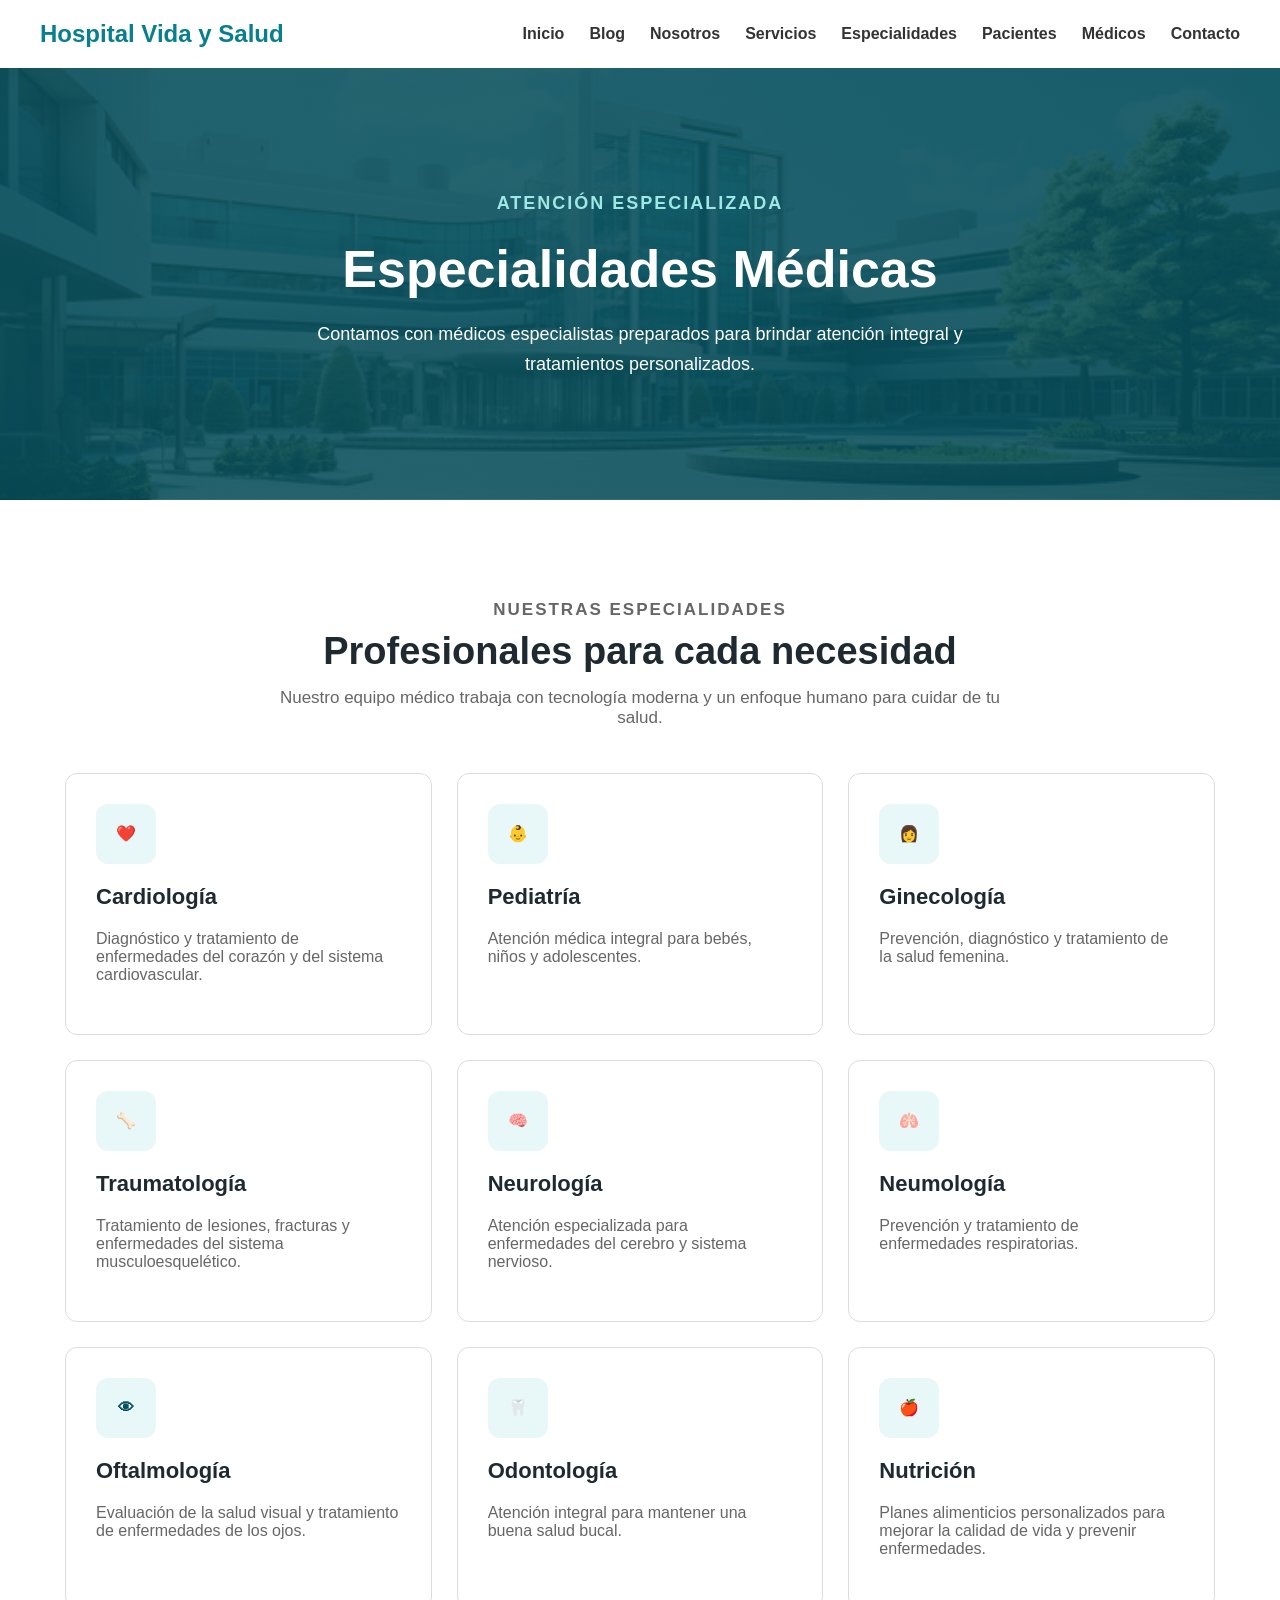
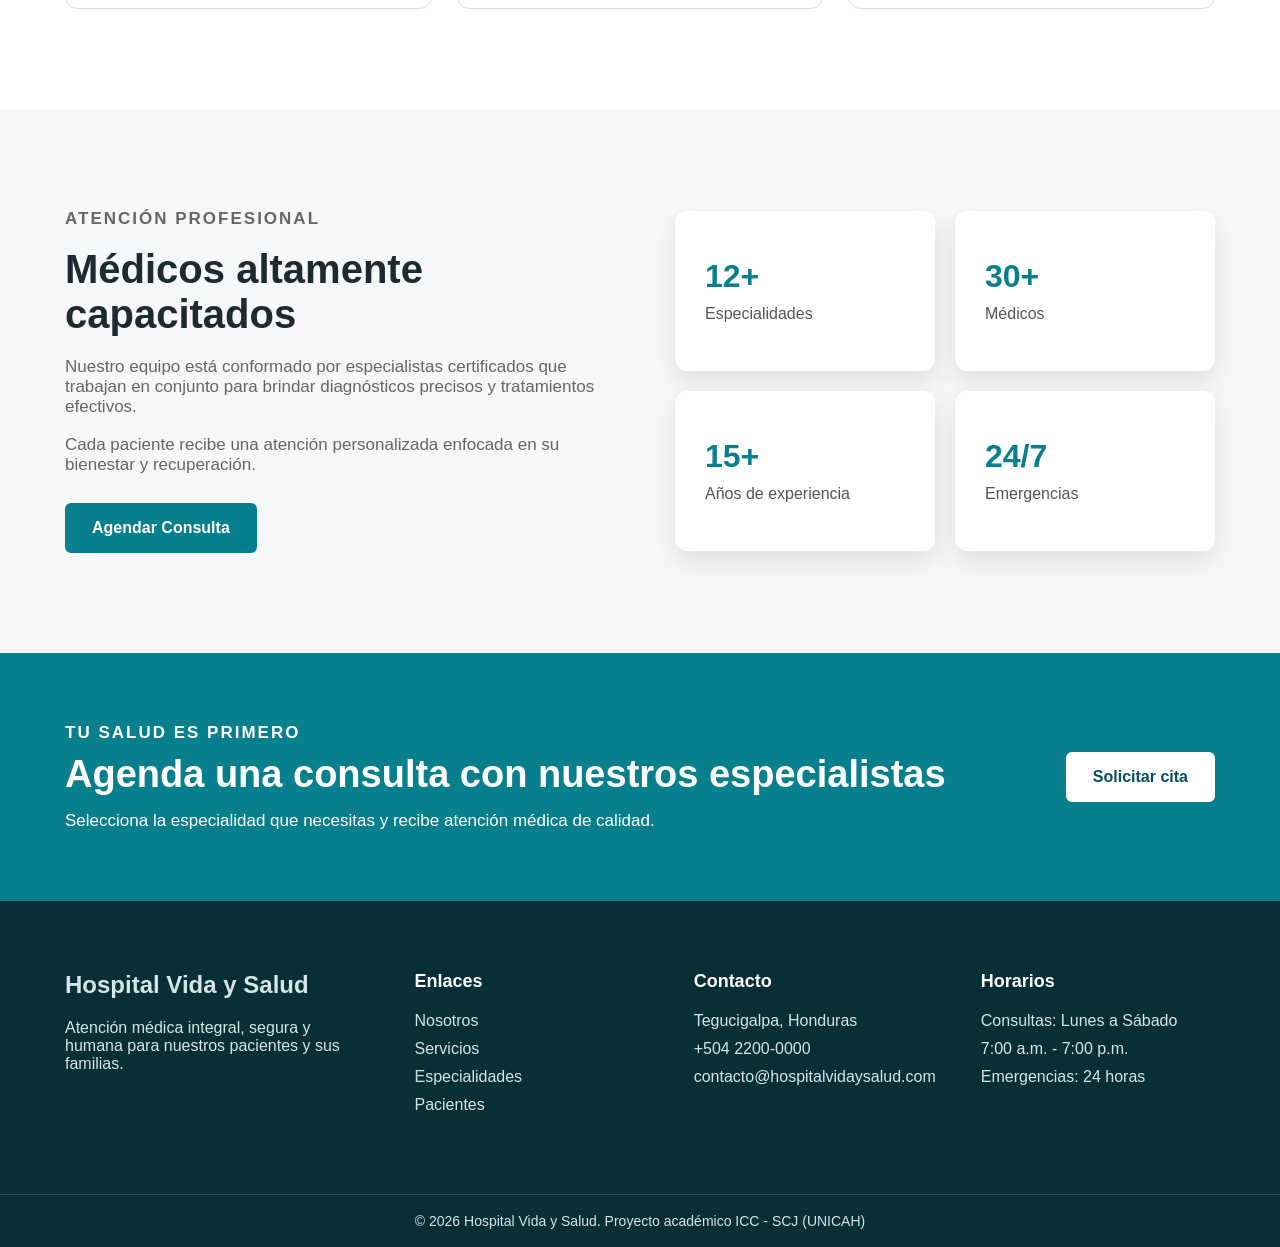
<file: especialidades.html>
<!DOCTYPE html>
<html lang="es">

<head>
    <meta charset="UTF-8">
    <meta name="viewport" content="width=device-width, initial-scale=1.0">
    <meta name="description" content="Especialidades médicas del Hospital Vida y Salud">
    <link rel="stylesheet" href="CSS/estilos.css">
    <title>Especialidades | Hospital Vida y Salud</title>
</head>

<body>

<header class="encabezado">

    <div class="navegacion">

        <a href="index.html" class="logo">
            Hospital Vida y Salud
        </a>

        <button class="boton-menu" id="botonMenu" type="button" aria-label="Abrir menú" aria-expanded="false">
            <span></span>
            <span></span>
            <span></span>
        </button>

        <nav class="menu-principal" id="menuPrincipal">
            <ul>
                <li><a href="index.html">Inicio</a></li>
                    <li><a href="blog.html">Blog</a></li>
                    <li><a href="nosotros.html">Nosotros</a></li>
                    <li><a href="servicios.html">Servicios</a></li>
                    <li><a href="especialidades.html">Especialidades</a></li>
                    <li><a href="pacientes.html">Pacientes</a></li>
                    <li><a href="medicos.html">Médicos</a></li>
                    <li><a href="contacto.html">Contacto</a></li>
            </ul>
        </nav>

    </div>

</header>

<main>

<section class="banner-pagina">

    <div class="contenedor-general">

        <p class="subtitulo-seccion">
            Atención Especializada
        </p>

        <h1>
            Especialidades Médicas
        </h1>

        <p>
            Contamos con médicos especialistas preparados para brindar atención
            integral y tratamientos personalizados.
        </p>

    </div>

</section>

<section class="servicios-destacados">

    <div class="contenedor-general">

        <div class="encabezado-seccion">

            <p class="subtitulo-seccion">
                Nuestras Especialidades
            </p>

            <h2>
                Profesionales para cada necesidad
            </h2>

            <p>
                Nuestro equipo médico trabaja con tecnología moderna y un enfoque
                humano para cuidar de tu salud.
            </p>

        </div>

        <div class="contenedor-servicios">

            <article class="tarjeta-servicio">

                <div class="icono-servicio">❤️</div>

                <h3>Cardiología</h3>

                <p>
                    Diagnóstico y tratamiento de enfermedades del corazón y del
                    sistema cardiovascular.
                </p>

            </article>

            <article class="tarjeta-servicio">

                <div class="icono-servicio">👶</div>

                <h3>Pediatría</h3>

                <p>
                    Atención médica integral para bebés, niños y adolescentes.
                </p>

            </article>

            <article class="tarjeta-servicio">

                <div class="icono-servicio">👩</div>

                <h3>Ginecología</h3>

                <p>
                    Prevención, diagnóstico y tratamiento de la salud femenina.
                </p>

            </article>

            <article class="tarjeta-servicio">

                <div class="icono-servicio">🦴</div>

                <h3>Traumatología</h3>

                <p>
                    Tratamiento de lesiones, fracturas y enfermedades del sistema
                    musculoesquelético.
                </p>

            </article>

            <article class="tarjeta-servicio">

                <div class="icono-servicio">🧠</div>

                <h3>Neurología</h3>

                <p>
                    Atención especializada para enfermedades del cerebro y sistema
                    nervioso.
                </p>

            </article>

            <article class="tarjeta-servicio">

                <div class="icono-servicio">🫁</div>

                <h3>Neumología</h3>

                <p>
                    Prevención y tratamiento de enfermedades respiratorias.
                </p>

            </article>

            <article class="tarjeta-servicio">

                <div class="icono-servicio">👁</div>

                <h3>Oftalmología</h3>

                <p>
                    Evaluación de la salud visual y tratamiento de enfermedades de
                    los ojos.
                </p>

            </article>

            <article class="tarjeta-servicio">

                <div class="icono-servicio">🦷</div>

                <h3>Odontología</h3>

                <p>
                    Atención integral para mantener una buena salud bucal.
                </p>

            </article>

            <article class="tarjeta-servicio">

                <div class="icono-servicio">🍎</div>

                <h3>Nutrición</h3>

                <p>
                    Planes alimenticios personalizados para mejorar la calidad de
                    vida y prevenir enfermedades.
                </p>

            </article>

        </div>

    </div>

</section>

<section class="presentacion-hospital">

    <div class="contenedor-general contenido-presentacion">

        <div class="texto-presentacion">

            <p class="subtitulo-seccion">
                Atención Profesional
            </p>

            <h2>
                Médicos altamente capacitados
            </h2>

            <p>
                Nuestro equipo está conformado por especialistas certificados que
                trabajan en conjunto para brindar diagnósticos precisos y
                tratamientos efectivos.
            </p>

            <p>
                Cada paciente recibe una atención personalizada enfocada en su
                bienestar y recuperación.
            </p>

            <a href="citas.html" class="boton">
                Agendar Consulta
            </a>

        </div>

        <div class="estadisticas-hospital">

            <article class="tarjeta-estadistica">
                <strong>12+</strong>
                <span>Especialidades</span>
            </article>

            <article class="tarjeta-estadistica">
                <strong>30+</strong>
                <span>Médicos</span>
            </article>

            <article class="tarjeta-estadistica">
                <strong>15+</strong>
                <span>Años de experiencia</span>
            </article>

            <article class="tarjeta-estadistica">
                <strong>24/7</strong>
                <span>Emergencias</span>
            </article>

        </div>

    </div>

</section>

<section class="llamado-cita">

    <div class="contenedor-general contenido-llamado">

        <div>

            <p class="subtitulo-llamado">
                Tu salud es primero
            </p>

            <h2>
                Agenda una consulta con nuestros especialistas
            </h2>

            <p>
                Selecciona la especialidad que necesitas y recibe atención médica
                de calidad.
            </p>

        </div>

        <a href="citas.html" class="boton boton-claro">
            Solicitar cita
        </a>

    </div>

</section>

</main>

<footer class="pie-pagina">

    <div class="contenedor-general contenido-pie">

        <div class="columna-pie">

            <a href="index.html" class="logo logo-pie">
                Hospital Vida y Salud
            </a>

            <p>
                Atención médica integral, segura y humana para nuestros pacientes y
                sus familias.
            </p>

        </div>

        <div class="columna-pie">

            <h2>Enlaces</h2>

            <ul>
                <li><a href="nosotros.html">Nosotros</a></li>
                <li><a href="servicios.html">Servicios</a></li>
                <li><a href="especialidades.html">Especialidades</a></li>
                <li><a href="pacientes.html">Pacientes</a></li>
            </ul>

        </div>

        <div class="columna-pie">

            <h2>Contacto</h2>

            <ul>
                <li>Tegucigalpa, Honduras</li>
                <li><a href="tel:+50422000000">+504 2200-0000</a></li>
                <li><a href="mailto:contacto@hospitalvidaysalud.com">contacto@hospitalvidaysalud.com</a></li>
            </ul>

        </div>

        <div class="columna-pie">

            <h2>Horarios</h2>

            <ul>
                <li>Consultas: Lunes a Sábado</li>
                <li>7:00 a.m. - 7:00 p.m.</li>
                <li>Emergencias: 24 horas</li>
            </ul>

        </div>

    </div>

    <div class="pie-inferior">
        <p>&copy; <span id="anioActual"></span> Hospital Vida y Salud. Proyecto académico ICC - SCJ (UNICAH)</p>
    </div>

</footer>

<button id="botonArriba" class="boton-arriba" type="button">
    ↑
</button>

<script src="JavaScript/script.js"></script>

</body>
</html>
</file>
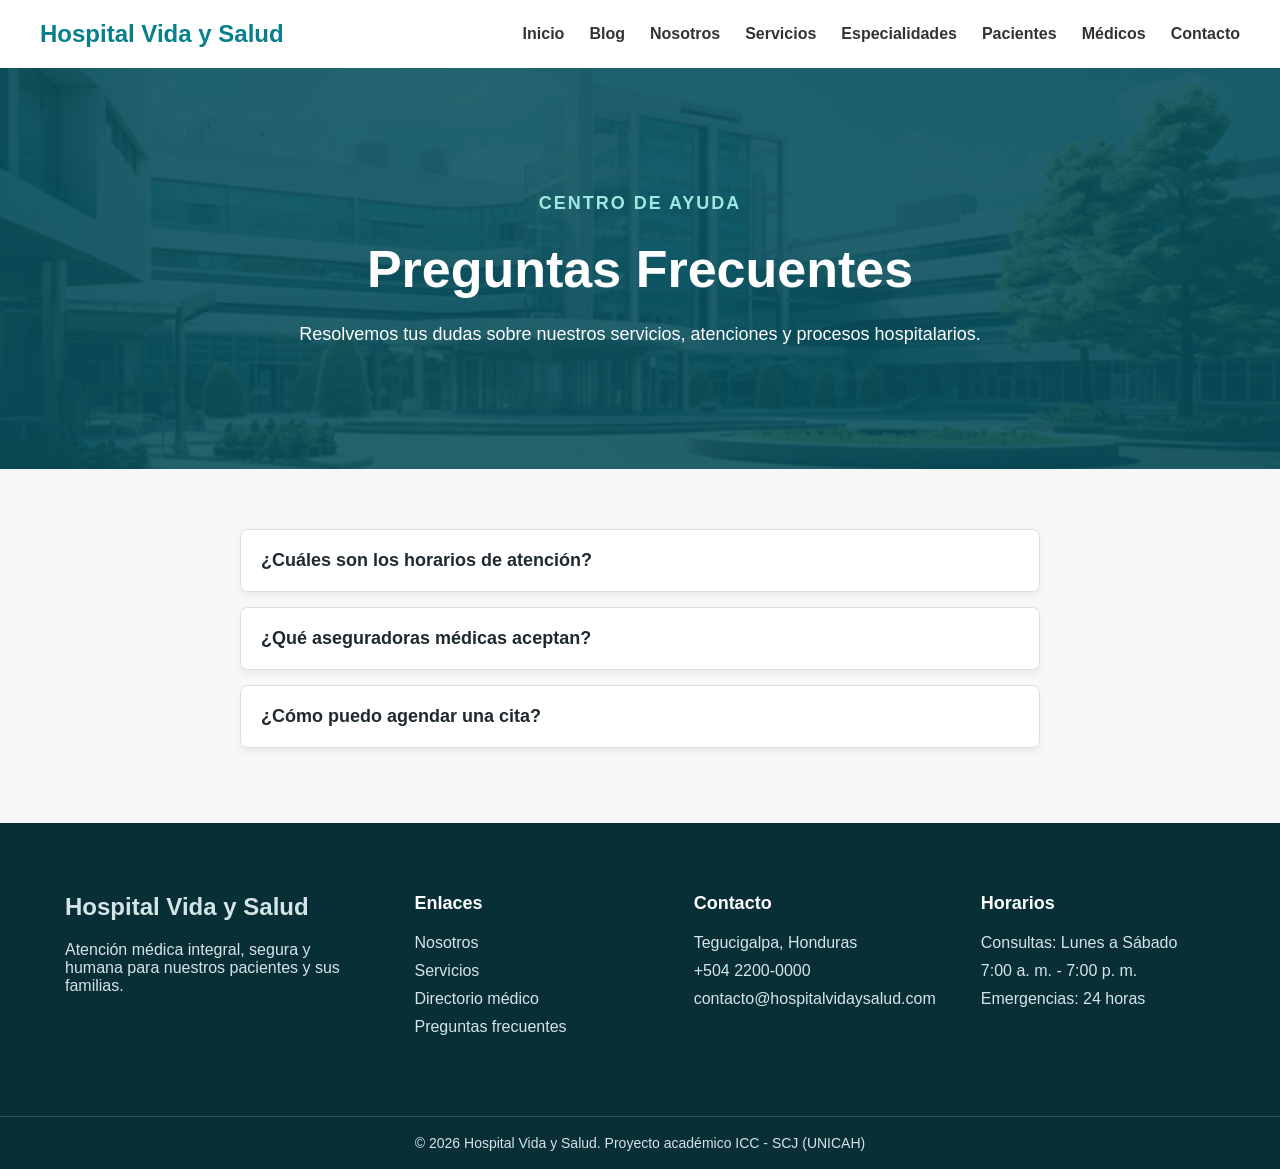
<file: faq.html>
<!DOCTYPE html>
<html lang="es">
<head>
    <meta charset="UTF-8">
    <meta name="viewport" content="width=device-width, initial-scale=1.0">
    <meta name="description" content="Preguntas frecuentes sobre los servicios del Hospital Vida y Salud.">
    <link rel="stylesheet" href="CSS/estilos.css">
    <link rel="stylesheet" href="CSS/estilos-int4.css">
    <title>Preguntas Frecuentes | Hospital Vida y Salud</title>
</head>
<body>

    <header class="encabezado">
        <div class="navegacion">
            <a href="index.html" class="logo">Hospital Vida y Salud</a>
            <button class="boton-menu" id="botonMenu" type="button" aria-label="Abrir menú" aria-expanded="false">
                <span></span>
                <span></span>
                <span></span>
            </button>
            <nav class="menu-principal" id="menuPrincipal">
                <ul>
                    <li><a href="index.html">Inicio</a></li>
                    <li><a href="blog.html">Blog</a></li>
                    <li><a href="nosotros.html">Nosotros</a></li>
                    <li><a href="servicios.html">Servicios</a></li>
                    <li><a href="especialidades.html">Especialidades</a></li>
                    <li><a href="pacientes.html">Pacientes</a></li>
                    <li><a href="medicos.html">Médicos</a></li>
                    <li><a href="contacto.html">Contacto</a></li>
                </ul>
            </nav>
        </div>
    </header>

    <main>
        <section class="banner-pagina">
            <div class="contenedor-general">
                <p class="subtitulo-seccion">Centro de Ayuda</p>
                <h1>Preguntas Frecuentes</h1>
                <p>Resolvemos tus dudas sobre nuestros servicios, atenciones y procesos hospitalarios.</p>
            </div>
        </section>

        <section class="faq-seccion animar-scroll">
            <div class="contenedor-general faq-contenedor">
                <div class="accordion-item">
                    <button class="accordion-header">¿Cuáles son los horarios de atención?</button>
                    <div class="accordion-content">
                        <p>Las consultas externas operan de lunes a sábado de 7:00 a.m. a 7:00 p.m. Nuestra sala de emergencias está disponible las 24 horas del día, los 7 días de la semana.</p>
                    </div>
                </div>
                <div class="accordion-item">
                    <button class="accordion-header">¿Qué aseguradoras médicas aceptan?</button>
                    <div class="accordion-content">
                        <p>Trabajamos con la mayoría de las redes de seguros del país. Te recomendamos contactar a recepción al 2220-1111 para verificar la cobertura específica de tu póliza.</p>
                    </div>
                </div>
                <div class="accordion-item">
                    <button class="accordion-header">¿Cómo puedo agendar una cita?</button>
                    <div class="accordion-content">
                        <p>Puedes agendarla directamente desde nuestra página de "Pacientes", llamando a nuestro centro de atención, o visitando la recepción principal del hospital.</p>
                    </div>
                </div>
            </div>
        </section>
    </main>

    <button id="btn-volver-arriba" aria-label="Volver al inicio">↑</button>


<footer class="pie-pagina">
        <div class="contenedor-general contenido-pie">
            <div class="columna-pie">
                <a href="index.html" class="logo logo-pie">Hospital Vida y Salud</a>
                <p>Atención médica integral, segura y humana para nuestros pacientes y sus familias.</p>
            </div>
            <div class="columna-pie">
                <h2>Enlaces</h2>
                <ul>
                    <li><a href="nosotros.html">Nosotros</a></li>
                    <li><a href="servicios.html">Servicios</a></li>
                    <li><a href="medicos.html">Directorio médico</a></li>
                    <li><a href="faq.html">Preguntas frecuentes</a></li>
                </ul>
            </div>
            <div class="columna-pie">
                <h2>Contacto</h2>
                <ul>
                    <li>Tegucigalpa, Honduras</li>
                    <li><a href="tel:+50422000000">+504 2200-0000</a></li>
                    <li><a href="mailto:contacto@hospitalvidaysalud.com">contacto@hospitalvidaysalud.com</a></li>
                </ul>
            </div>
            <div class="columna-pie">
                <h2>Horarios</h2>
                <ul>
                    <li>Consultas: Lunes a Sábado</li>
                    <li>7:00 a. m. - 7:00 p. m.</li>
                    <li>Emergencias: 24 horas</li>
                </ul>
            </div>
        </div>
        <div class="pie-inferior">
            <p>&copy;
                <span id="anioActual"></span>
                Hospital Vida y Salud. Proyecto académico ICC - SCJ (UNICAH)</p>
        </div>
    </footer>
    
    
    
    <script src="JavaScript/script.js"></script>
    <script src="JavaScript/funciones-int4.js"></script>
</body>
</html>
</file>
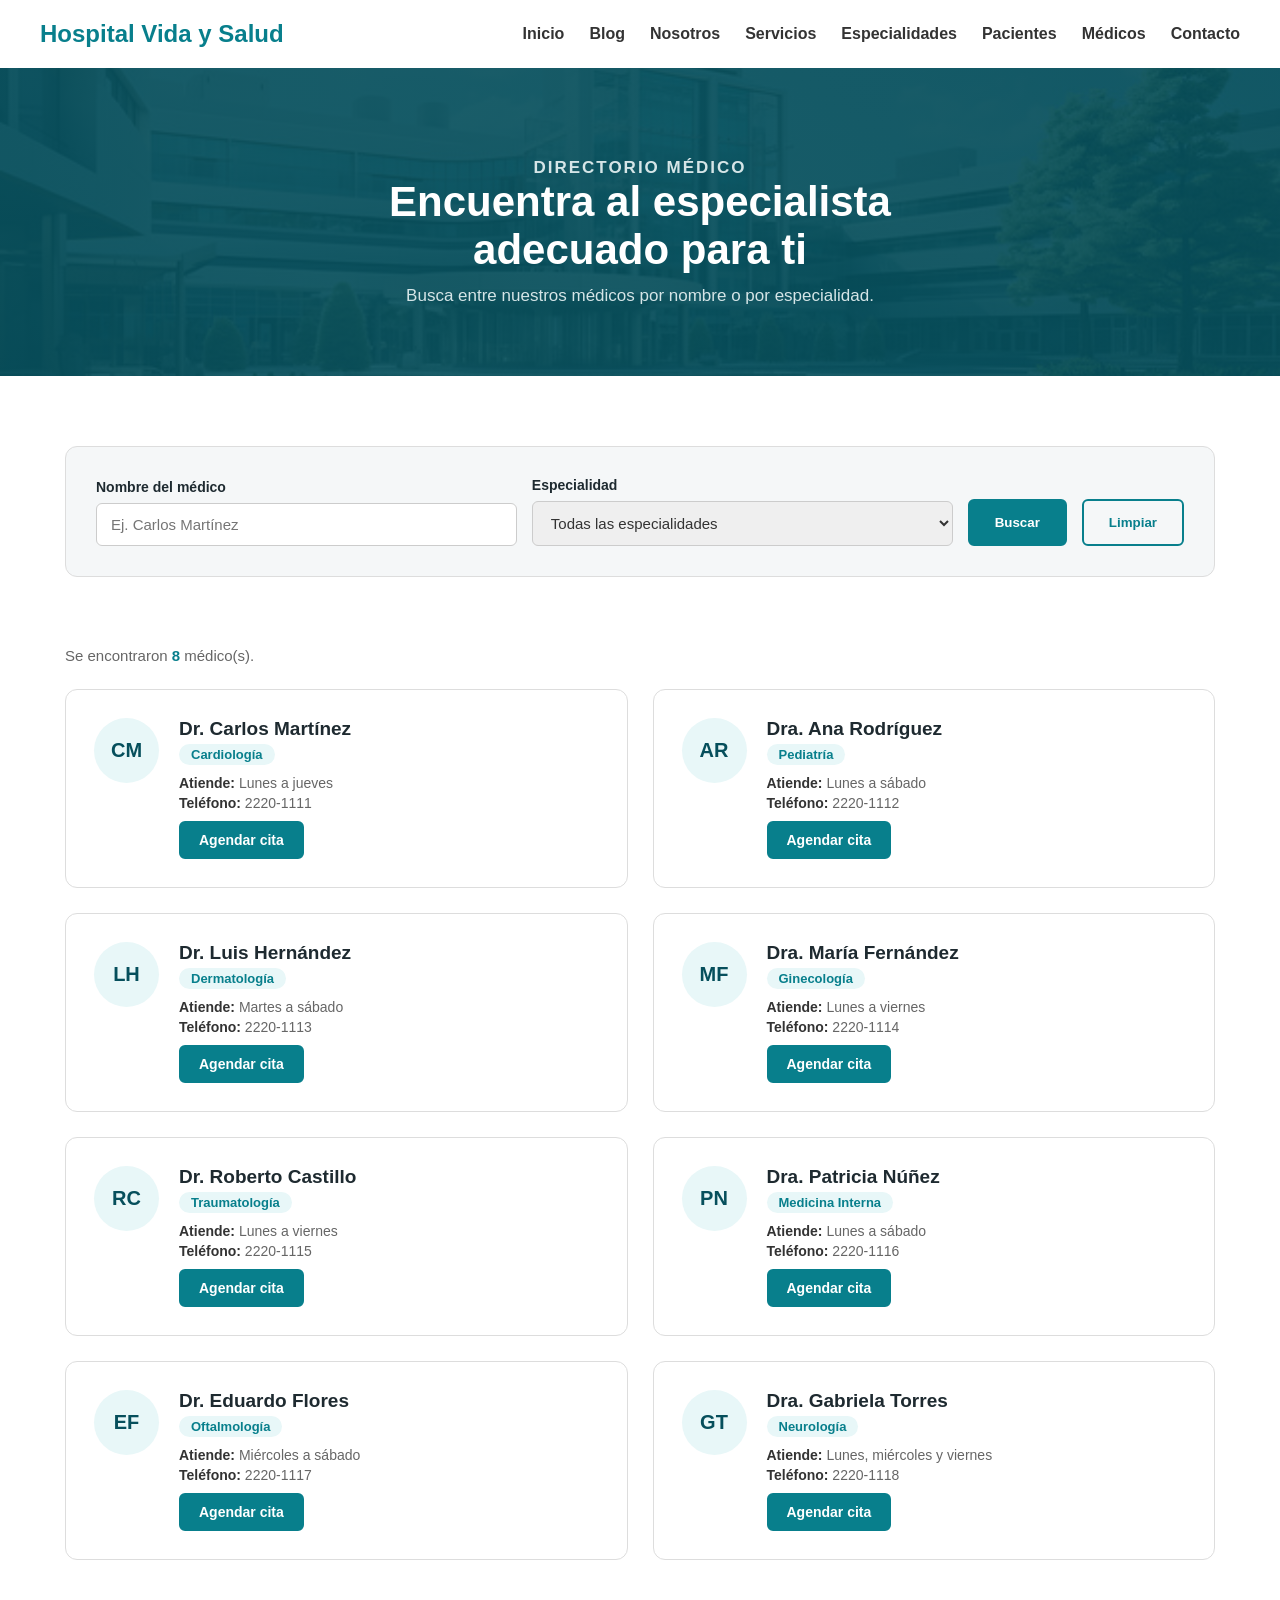
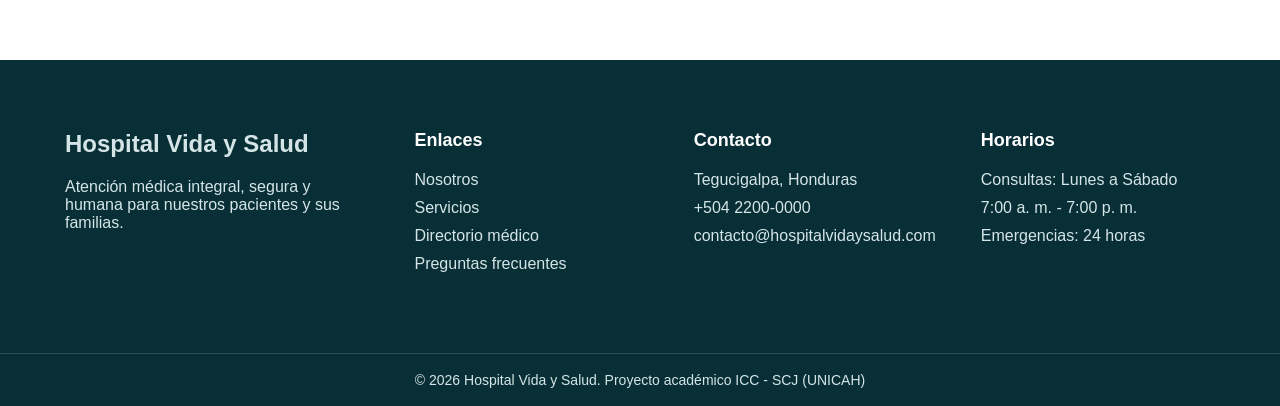
<file: medicos.html>
<!DOCTYPE html>
<html lang="es">
<head>
    <meta charset="UTF-8">
    <meta name="viewport" content="width=device-width, initial-scale=1.0">
    <meta name="description" content="Directorio de médicos del Hospital Vida y Salud. Busca especialistas por nombre o especialidad.">
    <link rel="stylesheet" href="CSS/estilos.css">
    <title>Médicos | Hospital Vida y Salud</title>
</head>
<body>
    <header class="encabezado">
        <div class="navegacion">
            <a href="index.html" class="logo">Hospital Vida y Salud</a>
            <button 
                class="boton-menu"
                id="botonMenu"
                type="button"
                aria-label="Abrir menú"
                aria-expanded="false"
            >
                <span></span>
                <span></span>
                <span></span>
            </button>
            <nav class="menu-principal" id="menuPrincipal">
                <ul>
                    <li><a href="index.html">Inicio</a></li>
                    <li><a href="blog.html">Blog</a></li>
                    <li><a href="nosotros.html">Nosotros</a></li>
                    <li><a href="servicios.html">Servicios</a></li>
                    <li><a href="especialidades.html">Especialidades</a></li>
                    <li><a href="pacientes.html">Pacientes</a></li>
                    <li><a href="medicos.html">Médicos</a></li>
                    <li><a href="contacto.html">Contacto</a></li>
                </ul>
            </nav>
        </div>
    </header>
    <main>
        <section class="banner-interno">
            <p class="subtitulo-portada">Directorio médico</p>
            <h1>Encuentra al especialista adecuado para ti</h1>
            <p>Busca entre nuestros médicos por nombre o por especialidad.</p>
        </section>

        <section class="seccion-buscador">
            <div class="contenedor-general">
                <form class="formulario-busqueda" id="formularioBusqueda">
                    <div class="campo-busqueda">
                        <label for="buscarNombre">Nombre del médico</label>
                        <input
                            type="text"
                            id="buscarNombre"
                            name="buscarNombre"
                            placeholder="Ej. Carlos Martínez"
                        >
                    </div>
                    <div class="campo-busqueda">
                        <label for="buscarEspecialidad">Especialidad</label>
                        <select id="buscarEspecialidad" name="buscarEspecialidad">
                            <option value="">Todas las especialidades</option>
                        </select>
                    </div>
                    <button type="submit" class="boton">Buscar</button>
                    <button type="button" id="botonLimpiarBusqueda" class="boton boton-limpio">Limpiar</button>
                </form>
            </div>
        </section>

        <section class="seccion-resultados">
            <div class="contenedor-general">
                <p class="contador-resultados" id="contadorResultados"></p>
                <div class="contenedor-medicos" id="contenedorMedicos"></div>
                <p class="sin-resultados" id="sinResultados" style="display: none;">
                    No se encontraron médicos que coincidan con tu búsqueda. Intenta con otro nombre o especialidad.
                </p>
            </div>
        </section>
    </main>
    <footer class="pie-pagina">
        <div class="contenedor-general contenido-pie">
            <div class="columna-pie">
                <a href="index.html" class="logo logo-pie">Hospital Vida y Salud</a>
                <p>Atención médica integral, segura y humana para nuestros pacientes y sus familias.</p>
            </div>
            <div class="columna-pie">
                <h2>Enlaces</h2>
                <ul>
                    <li><a href="nosotros.html">Nosotros</a></li>
                    <li><a href="servicios.html">Servicios</a></li>
                    <li><a href="medicos.html">Directorio médico</a></li>
                    <li><a href="faq.html">Preguntas frecuentes</a></li>
                </ul>
            </div>
            <div class="columna-pie">
                <h2>Contacto</h2>
                <ul>
                    <li>Tegucigalpa, Honduras</li>
                    <li><a href="tel:+50422000000">+504 2200-0000</a></li>
                    <li><a href="mailto:contacto@hospitalvidaysalud.com">contacto@hospitalvidaysalud.com</a></li>
                </ul>
            </div>
            <div class="columna-pie">
                <h2>Horarios</h2>
                <ul>
                    <li>Consultas: Lunes a Sábado</li>
                    <li>7:00 a. m. - 7:00 p. m.</li>
                    <li>Emergencias: 24 horas</li>
                </ul>
            </div>
        </div>
        <div class="pie-inferior">
            <p>&copy;
                <span id="anioActual"></span>
                Hospital Vida y Salud. Proyecto académico ICC - SCJ (UNICAH)</p>
        </div>
    </footer>
    <button
        id="botonArriba"
        class="boton-arriba"
        type="button"
        aria-label="Volver al inicio de la página"
    >
        ↑
    </button>
    <script src="JavaScript/script.js"></script>
    <script src="JavaScript/medicos.js"></script>
</body>
</html>
</file>
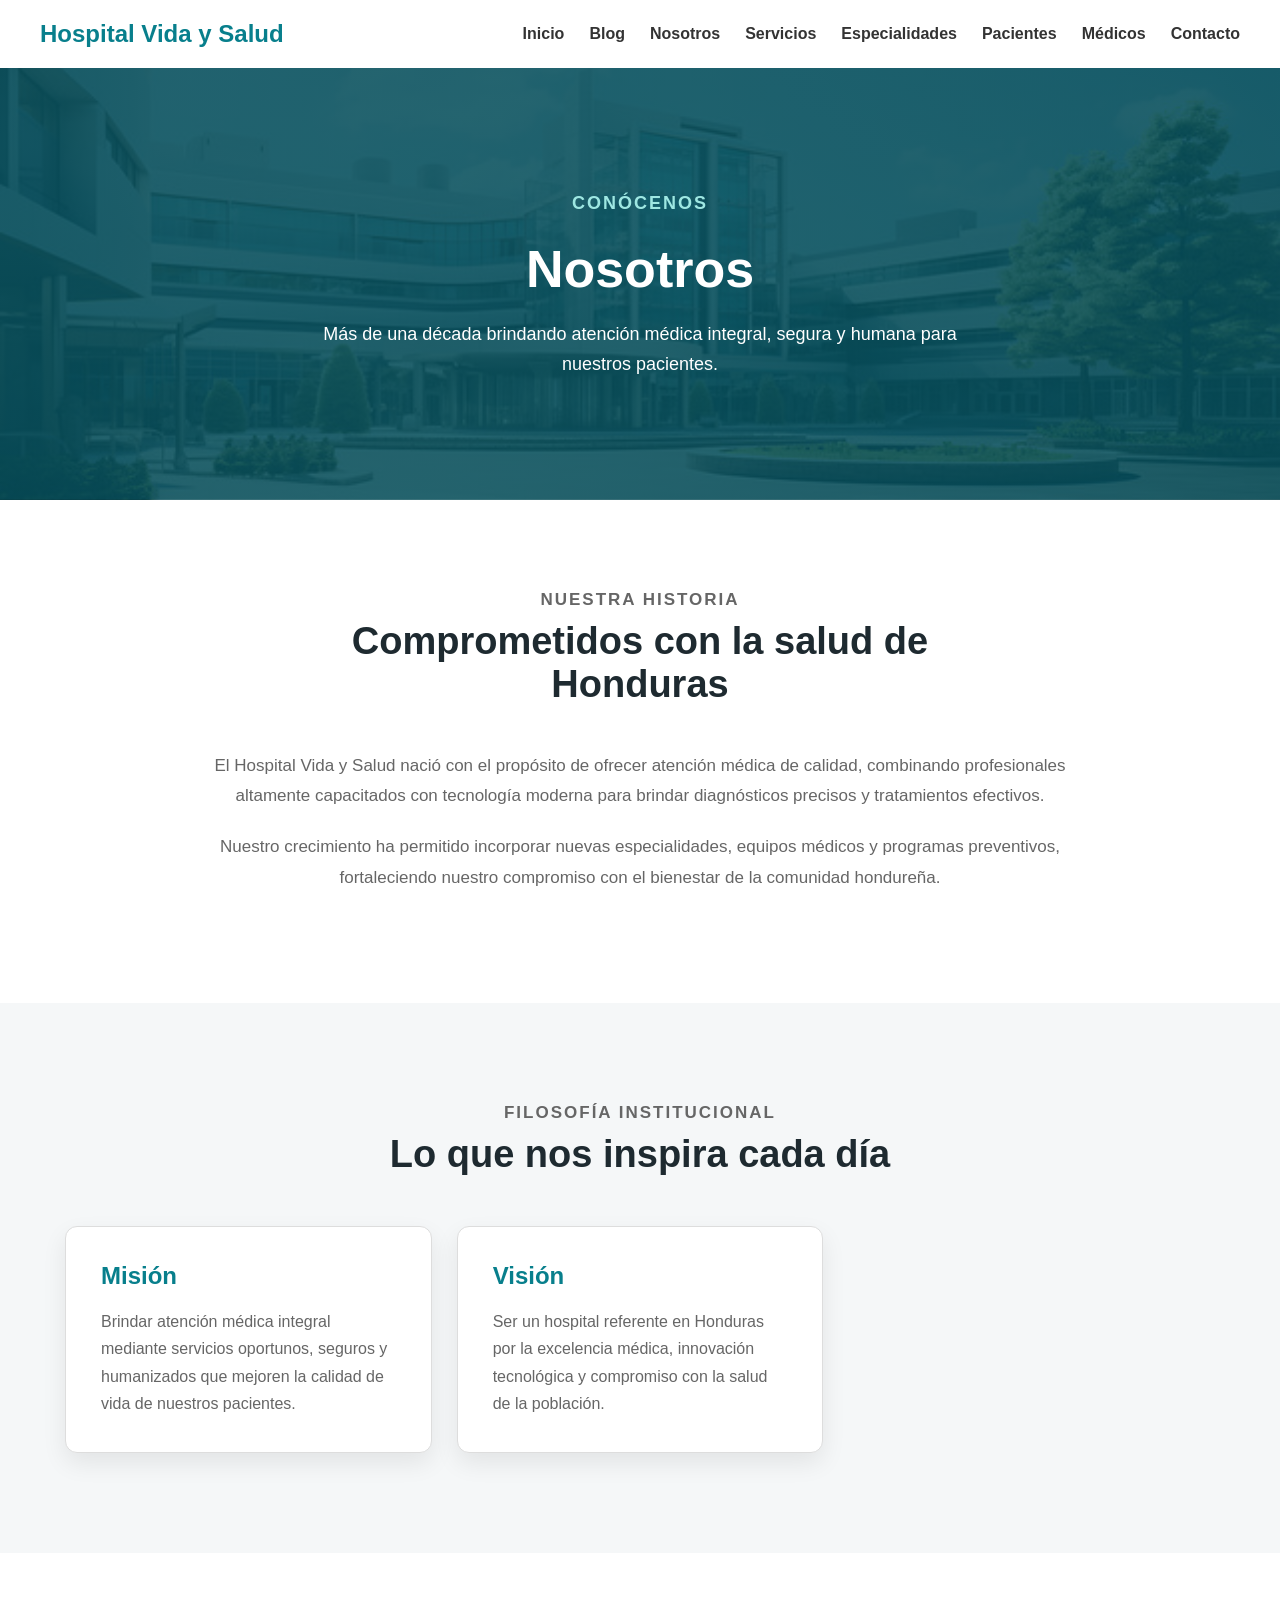
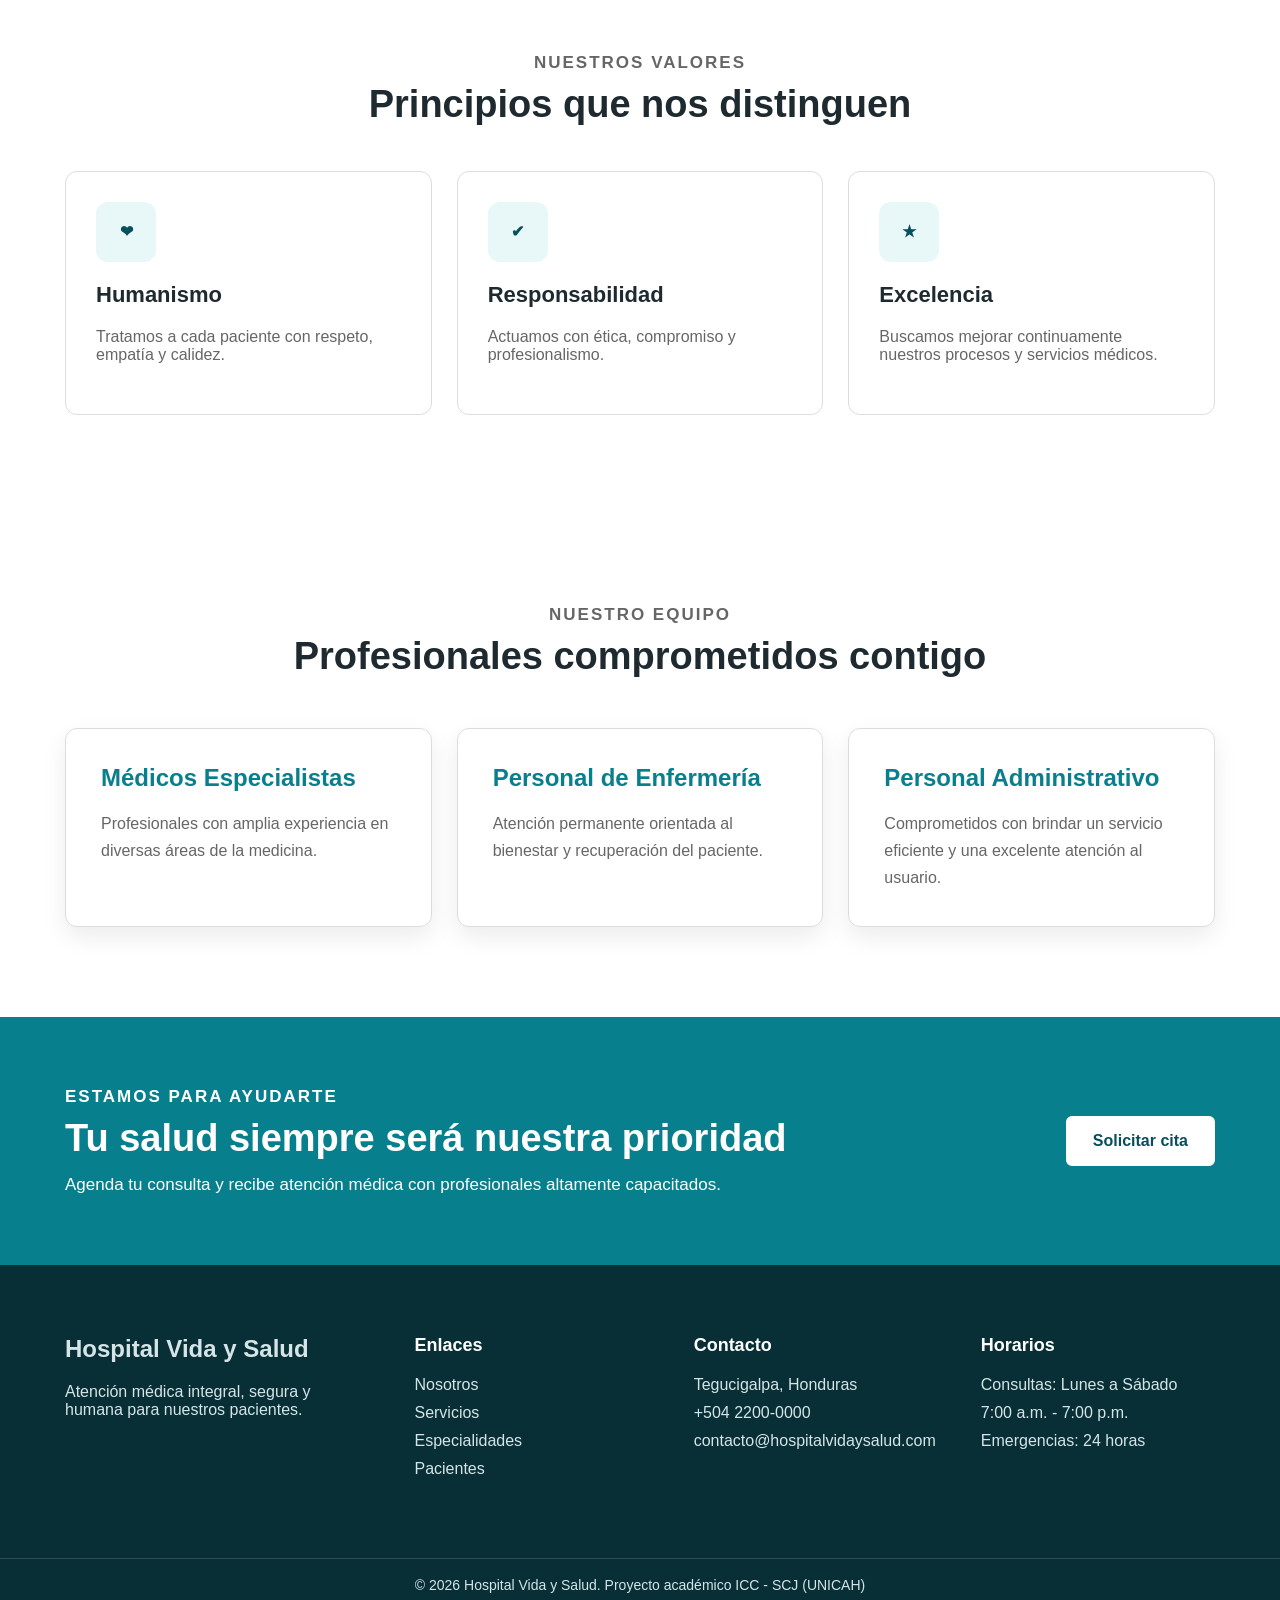
<file: nosotros.html>
<!DOCTYPE html>
<html lang="es">
<head>
    <meta charset="UTF-8">
    <meta name="viewport" content="width=device-width, initial-scale=1.0">
    <meta name="description" content="Conoce la historia, misión, visión y valores del Hospital Vida y Salud.">
    <link rel="stylesheet" href="CSS/estilos.css">
    <title>Nosotros | Hospital Vida y Salud</title>
</head>
<body>
    <header class="encabezado">
        <div class="navegacion">
            <a href="index.html" class="logo"> Hospital Vida y Salud</a>
            <button class="boton-menu" id="botonMenu" type="button" aria-label="Abrir menú"
                aria-expanded="false">
                <span></span>
                <span></span>
                <span></span>
            </button>

            <nav class="menu-principal" id="menuPrincipal">
                <ul>
                    <li><a href="index.html">Inicio</a></li>
                    <li><a href="blog.html">Blog</a></li>
                    <li><a href="nosotros.html">Nosotros</a></li>
                    <li><a href="servicios.html">Servicios</a></li>
                    <li><a href="especialidades.html">Especialidades</a></li>
                    <li><a href="pacientes.html">Pacientes</a></li>
                    <li><a href="medicos.html">Médicos</a></li>
                    <li><a href="contacto.html">Contacto</a></li>
                </ul>
            </nav>

        </div>
    </header>

    <main>

        <section class="banner-pagina">

            <div class="contenedor-general">

                <p class="subtitulo-seccion">
                    Conócenos
                </p>

                <h1>
                    Nosotros
                </h1>

                <p>
                    Más de una década brindando atención médica integral,
                    segura y humana para nuestros pacientes.
                </p>

            </div>

        </section>

        <section class="contenido-pagina">

            <div class="contenedor-general">

                <div class="encabezado-seccion">

                    <p class="subtitulo-seccion">
                        Nuestra Historia
                    </p>

                    <h2>
                        Comprometidos con la salud de Honduras
                    </h2>

                </div>

                <div class="texto-nosotros">

                    <p>
                        El Hospital Vida y Salud nació con el propósito de ofrecer
                        atención médica de calidad, combinando profesionales
                        altamente capacitados con tecnología moderna para brindar
                        diagnósticos precisos y tratamientos efectivos.
                    </p>

                    <p>
                        Nuestro crecimiento ha permitido incorporar nuevas
                        especialidades, equipos médicos y programas preventivos,
                        fortaleciendo nuestro compromiso con el bienestar de la
                        comunidad hondureña.
                    </p>

                </div>

            </div>

        </section>

        <section class="presentacion-hospital">

            <div class="contenedor-general">

                <div class="encabezado-seccion">

                    <p class="subtitulo-seccion">
                        Filosofía Institucional
                    </p>

                    <h2>
                        Lo que nos inspira cada día
                    </h2>

                </div>

                <div class="tarjetas-informacion">

                    <article class="tarjeta-info">

                        <h3>Misión</h3>

                        <p>
                            Brindar atención médica integral mediante servicios
                            oportunos, seguros y humanizados que mejoren la calidad
                            de vida de nuestros pacientes.
                        </p>

                    </article>

                    <article class="tarjeta-info">

                        <h3>Visión</h3>

                        <p>
                            Ser un hospital referente en Honduras por la excelencia
                            médica, innovación tecnológica y compromiso con la salud
                            de la población.
                        </p>

                    </article>

                </div>

            </div>

        </section>

        <section class="servicios-destacados">

            <div class="contenedor-general">

                <div class="encabezado-seccion">

                    <p class="subtitulo-seccion">
                        Nuestros Valores
                    </p>

                    <h2>
                        Principios que nos distinguen
                    </h2>

                </div>

                <div class="contenedor-servicios">

                    <article class="tarjeta-servicio">

                        <div class="icono-servicio">
                            ❤
                        </div>

                        <h3>Humanismo</h3>

                        <p>
                            Tratamos a cada paciente con respeto, empatía y calidez.
                        </p>

                    </article>

                    <article class="tarjeta-servicio">

                        <div class="icono-servicio">
                            ✔
                        </div>

                        <h3>Responsabilidad</h3>

                        <p>
                            Actuamos con ética, compromiso y profesionalismo.
                        </p>

                    </article>

                    <article class="tarjeta-servicio">

                        <div class="icono-servicio">
                            ★
                        </div>

                        <h3>Excelencia</h3>

                        <p>
                            Buscamos mejorar continuamente nuestros procesos y
                            servicios médicos.
                        </p>

                    </article>

                </div>

            </div>

        </section>

        <section class="contenido-pagina">

            <div class="contenedor-general">

                <div class="encabezado-seccion">

                    <p class="subtitulo-seccion">
                        Nuestro Equipo
                    </p>

                    <h2>
                        Profesionales comprometidos contigo
                    </h2>

                </div>

                <div class="tarjetas-informacion">

                    <article class="tarjeta-info">

                        <h3>Médicos Especialistas</h3>

                        <p>
                            Profesionales con amplia experiencia en diversas áreas
                            de la medicina.
                        </p>

                    </article>

                    <article class="tarjeta-info">

                        <h3>Personal de Enfermería</h3>

                        <p>
                            Atención permanente orientada al bienestar y recuperación
                            del paciente.
                        </p>

                    </article>

                    <article class="tarjeta-info">

                        <h3>Personal Administrativo</h3>

                        <p>
                            Comprometidos con brindar un servicio eficiente y una
                            excelente atención al usuario.
                        </p>

                    </article>

                </div>

            </div>

        </section>

        <section class="llamado-cita">

            <div class="contenedor-general contenido-llamado">

                <div>

                    <p class="subtitulo-llamado">
                        Estamos para ayudarte
                    </p>

                    <h2>
                        Tu salud siempre será nuestra prioridad
                    </h2>

                    <p>
                        Agenda tu consulta y recibe atención médica con profesionales
                        altamente capacitados.
                    </p>

                </div>

                <a href="citas.html" class="boton boton-claro">
                    Solicitar cita
                </a>

            </div>

        </section>

    </main>

    <footer class="pie-pagina">

        <div class="contenedor-general contenido-pie">

            <div class="columna-pie">

                <a href="index.html" class="logo logo-pie">
                    Hospital Vida y Salud
                </a>

                <p>
                    Atención médica integral, segura y humana para nuestros pacientes.
                </p>

            </div>

            <div class="columna-pie">

                <h2>Enlaces</h2>

                <ul>
                    <li><a href="nosotros.html">Nosotros</a></li>
                    <li><a href="servicios.html">Servicios</a></li>
                    <li><a href="especialidades.html">Especialidades</a></li>
                    <li><a href="pacientes.html">Pacientes</a></li>
                </ul>

            </div>

            <div class="columna-pie">

                <h2>Contacto</h2>

                <ul>
                    <li>Tegucigalpa, Honduras</li>
                    <li><a href="tel:+50422000000">+504 2200-0000</a></li>
                    <li><a href="mailto:contacto@hospitalvidaysalud.com">contacto@hospitalvidaysalud.com</a></li>
                </ul>

            </div>

            <div class="columna-pie">

                <h2>Horarios</h2>

                <ul>
                    <li>Consultas: Lunes a Sábado</li>
                    <li>7:00 a.m. - 7:00 p.m.</li>
                    <li>Emergencias: 24 horas</li>
                </ul>

            </div>

        </div>

        <div class="pie-inferior">
            <p>&copy; <span id="anioActual"></span> Hospital Vida y Salud. Proyecto académico ICC - SCJ (UNICAH)</p>
        </div>

    </footer>

    <button id="botonArriba" class="boton-arriba" type="button">
        ↑
    </button>

    <script src="JavaScript/script.js"></script>

</body>

</html>
</file>
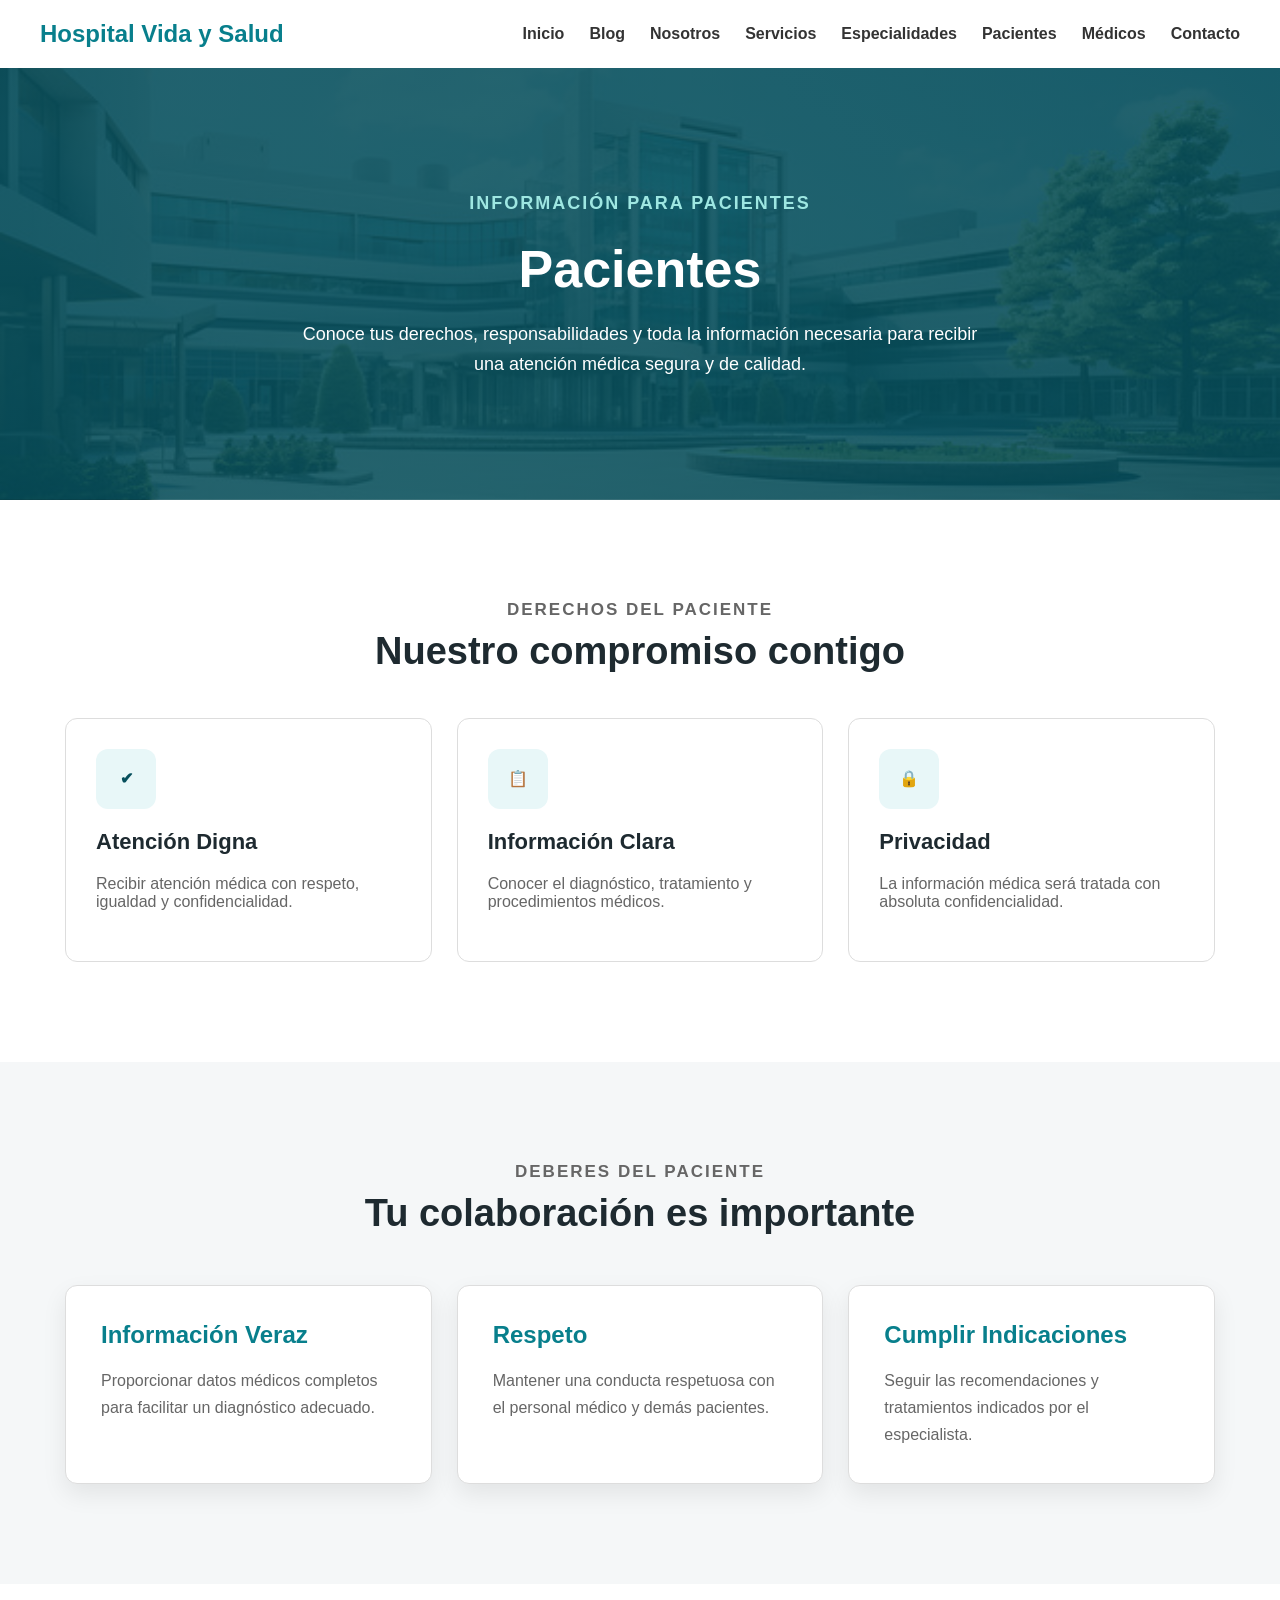
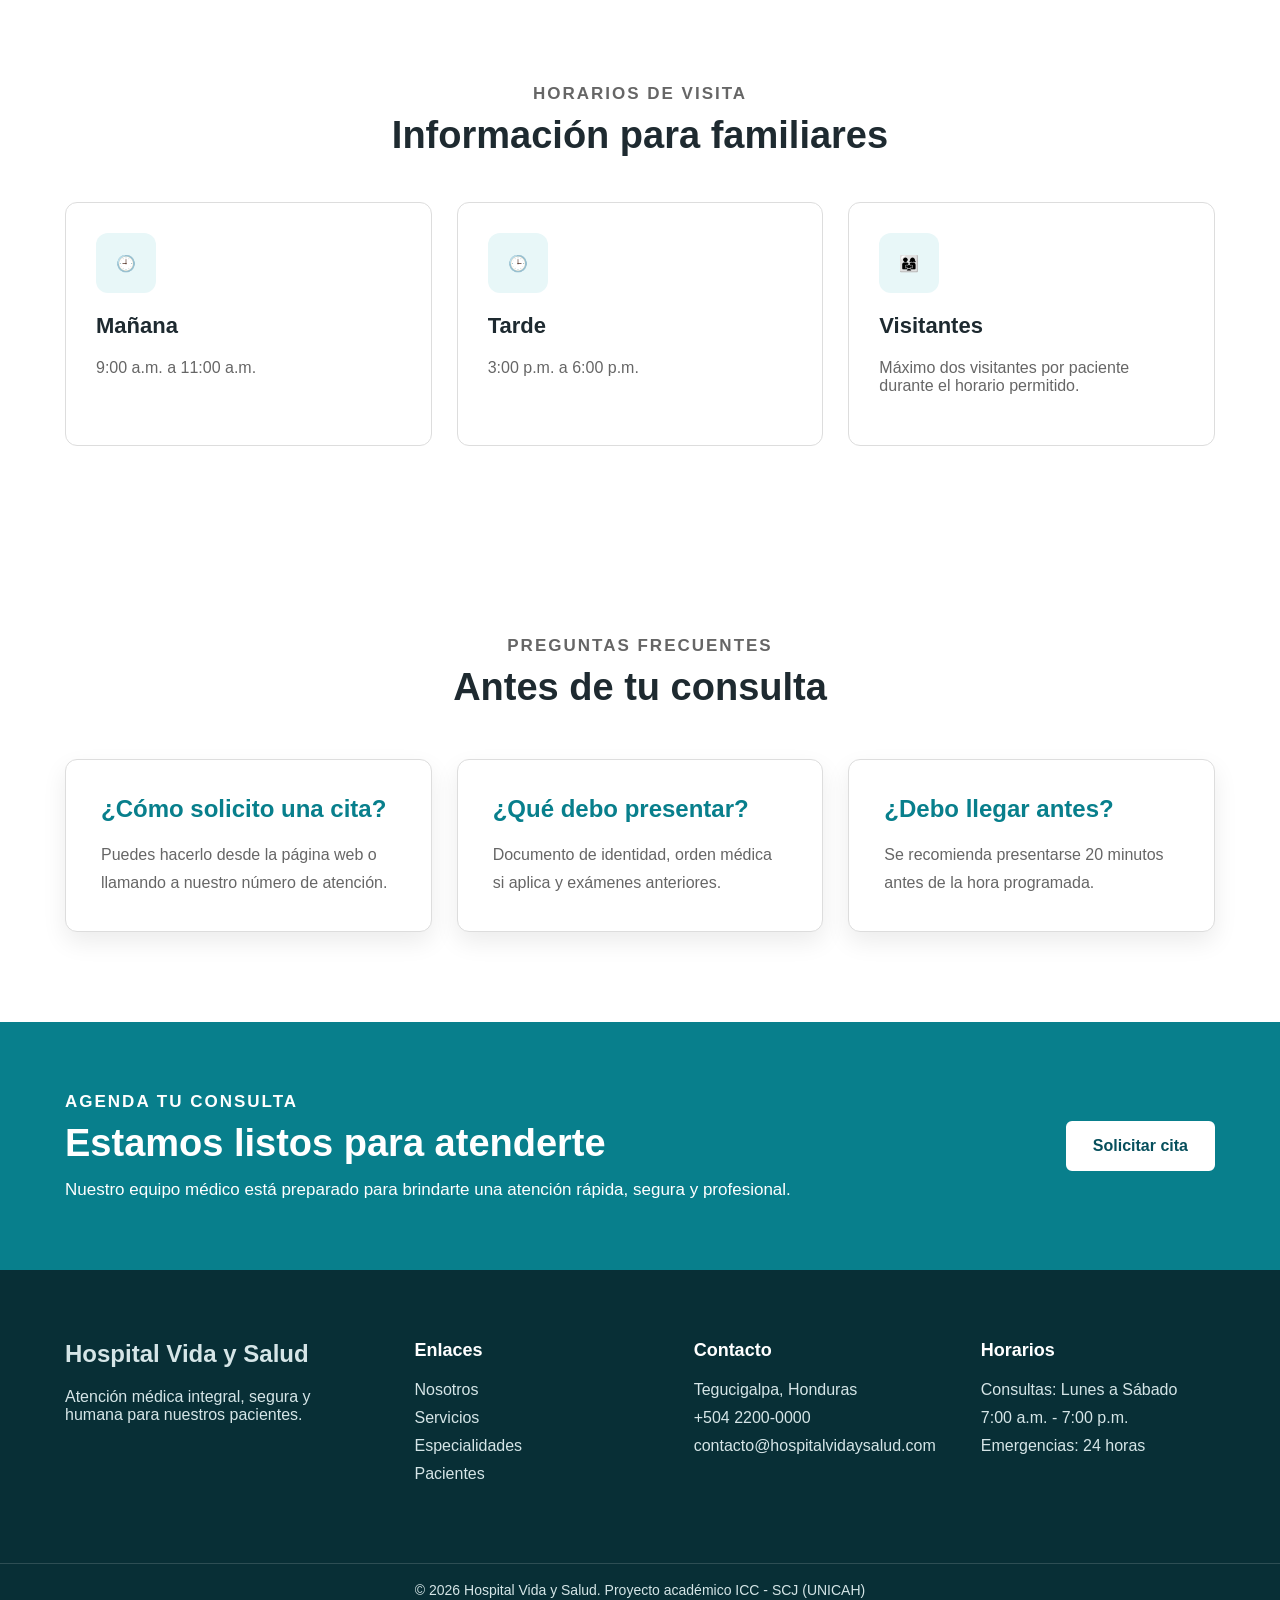
<file: pacientes.html>
<!DOCTYPE html>
<html lang="es">

<head>
    <meta charset="UTF-8">
    <meta name="viewport" content="width=device-width, initial-scale=1.0">
    <meta name="description" content="Información para pacientes del Hospital Vida y Salud">
    <link rel="stylesheet" href="CSS/estilos.css">
    <title>Pacientes | Hospital Vida y Salud</title>
</head>

<body>

<header class="encabezado">

    <div class="navegacion">

        <a href="index.html" class="logo">
            Hospital Vida y Salud
        </a>

        <button class="boton-menu" id="botonMenu" type="button" aria-label="Abrir menú" aria-expanded="false">
            <span></span>
            <span></span>
            <span></span>
        </button>

        <nav class="menu-principal" id="menuPrincipal">
            <ul>
                <li><a href="index.html">Inicio</a></li>
                <li><a href="blog.html">Blog</a></li>
                <li><a href="nosotros.html">Nosotros</a></li>
                <li><a href="servicios.html">Servicios</a></li>
                <li><a href="especialidades.html">Especialidades</a></li>
                <li><a href="pacientes.html">Pacientes</a></li>
                <li><a href="medicos.html">Médicos</a></li>
                <li><a href="contacto.html">Contacto</a></li>
            </ul>
        </nav>

    </div>

</header>

<main>

<section class="banner-pagina">

    <div class="contenedor-general">

        <p class="subtitulo-seccion">
            Información para Pacientes
        </p>

        <h1>
            Pacientes
        </h1>

        <p>
            Conoce tus derechos, responsabilidades y toda la información necesaria
            para recibir una atención médica segura y de calidad.
        </p>

    </div>

</section>

<section class="servicios-destacados">

    <div class="contenedor-general">

        <div class="encabezado-seccion">

            <p class="subtitulo-seccion">
                Derechos del Paciente
            </p>

            <h2>
                Nuestro compromiso contigo
            </h2>

        </div>

        <div class="contenedor-servicios">

            <article class="tarjeta-servicio">
                <div class="icono-servicio">✔</div>
                <h3>Atención Digna</h3>
                <p>Recibir atención médica con respeto, igualdad y confidencialidad.</p>
            </article>

            <article class="tarjeta-servicio">
                <div class="icono-servicio">📋</div>
                <h3>Información Clara</h3>
                <p>Conocer el diagnóstico, tratamiento y procedimientos médicos.</p>
            </article>

            <article class="tarjeta-servicio">
                <div class="icono-servicio">🔒</div>
                <h3>Privacidad</h3>
                <p>La información médica será tratada con absoluta confidencialidad.</p>
            </article>

        </div>

    </div>

</section>

<section class="presentacion-hospital">

    <div class="contenedor-general">

        <div class="encabezado-seccion">

            <p class="subtitulo-seccion">
                Deberes del Paciente
            </p>

            <h2>
                Tu colaboración es importante
            </h2>

        </div>

        <div class="tarjetas-informacion">

            <article class="tarjeta-info">
                <h3>Información Veraz</h3>
                <p>Proporcionar datos médicos completos para facilitar un diagnóstico adecuado.</p>
            </article>

            <article class="tarjeta-info">
                <h3>Respeto</h3>
                <p>Mantener una conducta respetuosa con el personal médico y demás pacientes.</p>
            </article>

            <article class="tarjeta-info">
                <h3>Cumplir Indicaciones</h3>
                <p>Seguir las recomendaciones y tratamientos indicados por el especialista.</p>
            </article>

        </div>

    </div>

</section>

<section class="servicios-destacados">

    <div class="contenedor-general">

        <div class="encabezado-seccion">

            <p class="subtitulo-seccion">
                Horarios de Visita
            </p>

            <h2>
                Información para familiares
            </h2>

        </div>

        <div class="contenedor-servicios">

            <article class="tarjeta-servicio">
                <div class="icono-servicio">🕘</div>
                <h3>Mañana</h3>
                <p>9:00 a.m. a 11:00 a.m.</p>
            </article>

            <article class="tarjeta-servicio">
                <div class="icono-servicio">🕒</div>
                <h3>Tarde</h3>
                <p>3:00 p.m. a 6:00 p.m.</p>
            </article>

            <article class="tarjeta-servicio">
                <div class="icono-servicio">👨‍👩‍👧</div>
                <h3>Visitantes</h3>
                <p>Máximo dos visitantes por paciente durante el horario permitido.</p>
            </article>

        </div>

    </div>

</section>

<section class="contenido-pagina">

    <div class="contenedor-general">

        <div class="encabezado-seccion">

            <p class="subtitulo-seccion">
                Preguntas Frecuentes
            </p>

            <h2>
                Antes de tu consulta
            </h2>

        </div>

        <div class="tarjetas-informacion">

            <article class="tarjeta-info">
                <h3>¿Cómo solicito una cita?</h3>
                <p>Puedes hacerlo desde la página web o llamando a nuestro número de atención.</p>
            </article>

            <article class="tarjeta-info">
                <h3>¿Qué debo presentar?</h3>
                <p>Documento de identidad, orden médica si aplica y exámenes anteriores.</p>
            </article>

            <article class="tarjeta-info">
                <h3>¿Debo llegar antes?</h3>
                <p>Se recomienda presentarse 20 minutos antes de la hora programada.</p>
            </article>

        </div>

    </div>

</section>

<section class="llamado-cita">

    <div class="contenedor-general contenido-llamado">

        <div>

            <p class="subtitulo-llamado">
                Agenda tu consulta
            </p>

            <h2>
                Estamos listos para atenderte
            </h2>

            <p>
                Nuestro equipo médico está preparado para brindarte una atención
                rápida, segura y profesional.
            </p>

        </div>

        <a href="citas.html" class="boton boton-claro">
            Solicitar cita
        </a>

    </div>

</section>

</main>

<footer class="pie-pagina">

    <div class="contenedor-general contenido-pie">

        <div class="columna-pie">
            <a href="index.html" class="logo logo-pie">Hospital Vida y Salud</a>
            <p>Atención médica integral, segura y humana para nuestros pacientes.</p>
        </div>

        <div class="columna-pie">
            <h2>Enlaces</h2>
            <ul>
                <li><a href="nosotros.html">Nosotros</a></li>
                <li><a href="servicios.html">Servicios</a></li>
                <li><a href="especialidades.html">Especialidades</a></li>
                <li><a href="pacientes.html">Pacientes</a></li>
            </ul>
        </div>

        <div class="columna-pie">
            <h2>Contacto</h2>
            <ul>
                <li>Tegucigalpa, Honduras</li>
                <li><a href="tel:+50422000000">+504 2200-0000</a></li>
                <li><a href="mailto:contacto@hospitalvidaysalud.com">contacto@hospitalvidaysalud.com</a></li>
            </ul>
        </div>

        <div class="columna-pie">
            <h2>Horarios</h2>
            <ul>
                <li>Consultas: Lunes a Sábado</li>
                <li>7:00 a.m. - 7:00 p.m.</li>
                <li>Emergencias: 24 horas</li>
            </ul>
        </div>

    </div>

    <div class="pie-inferior">
        <p>&copy; <span id="anioActual"></span> Hospital Vida y Salud. Proyecto académico ICC - SCJ (UNICAH)</p>
    </div>

</footer>

<button id="botonArriba" class="boton-arriba" type="button">
    ↑
</button>

<script src="JavaScript/script.js"></script>

</body>
</html>
</file>
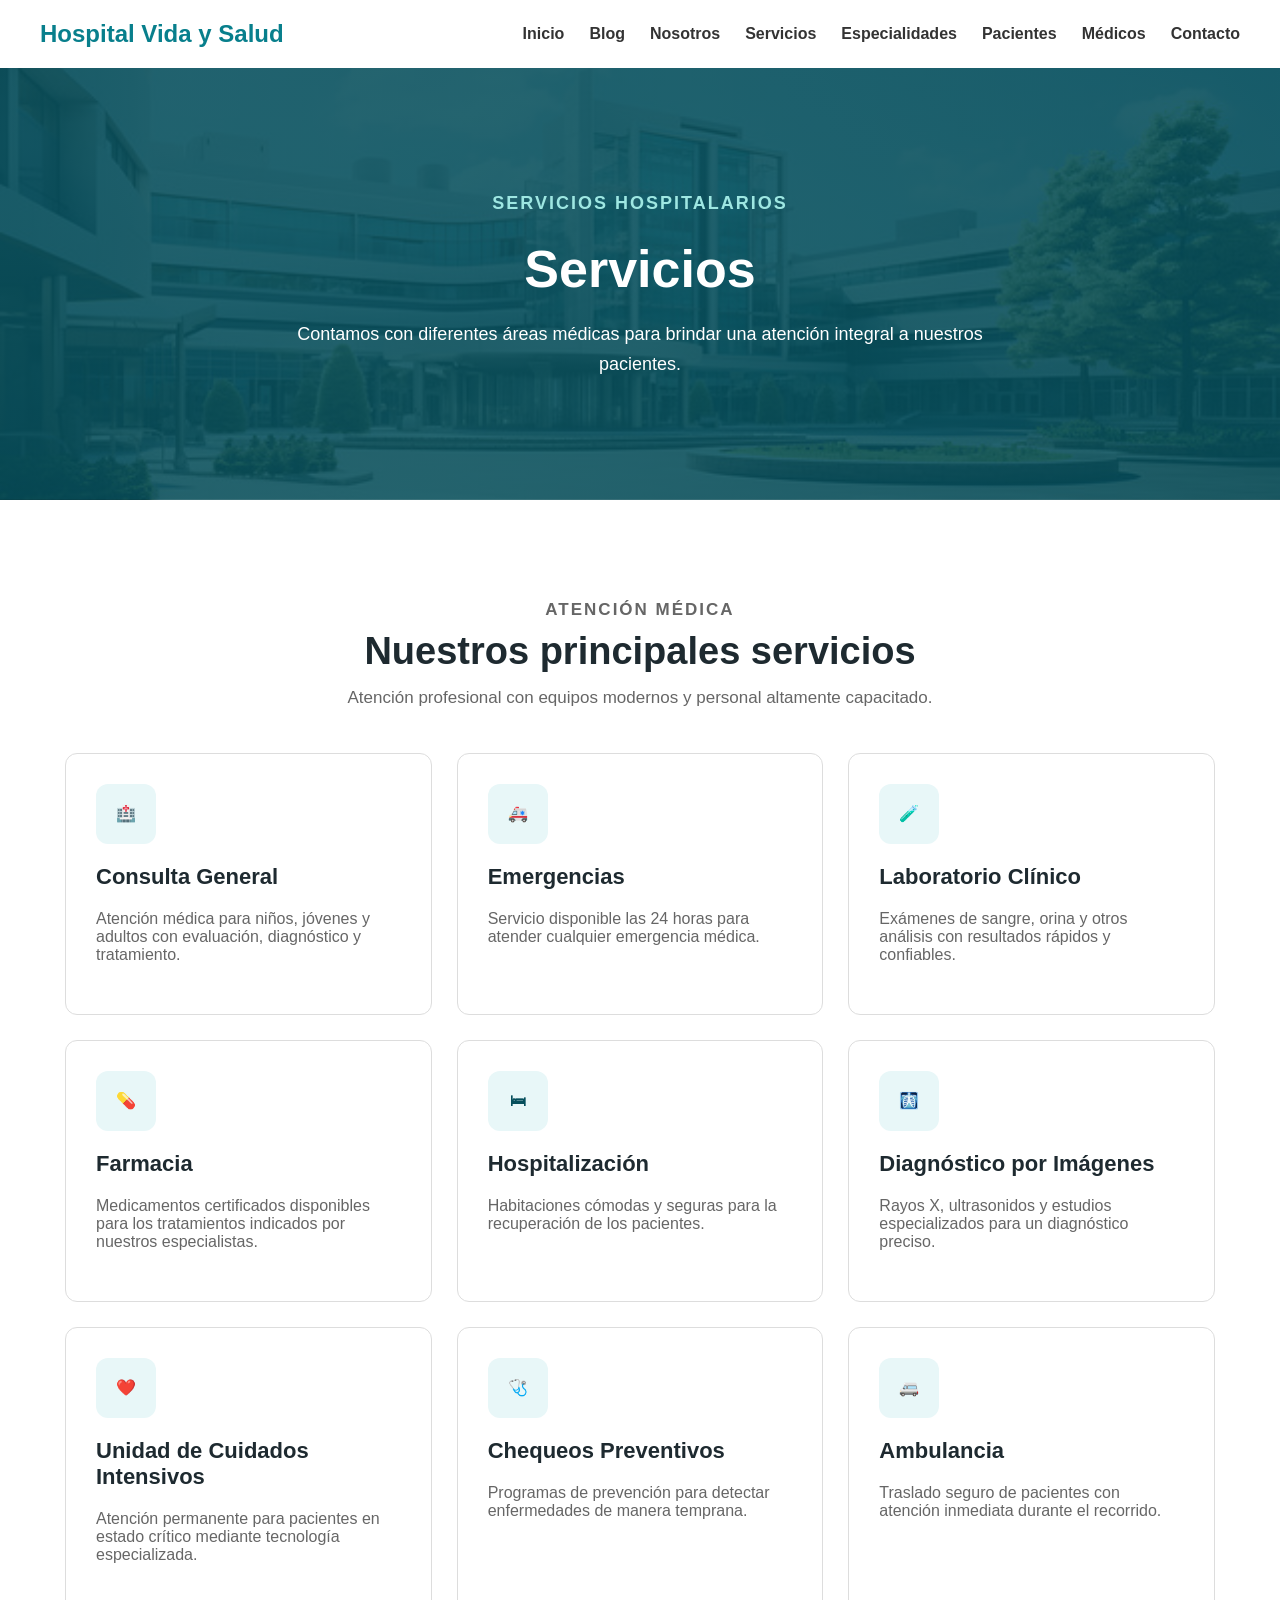
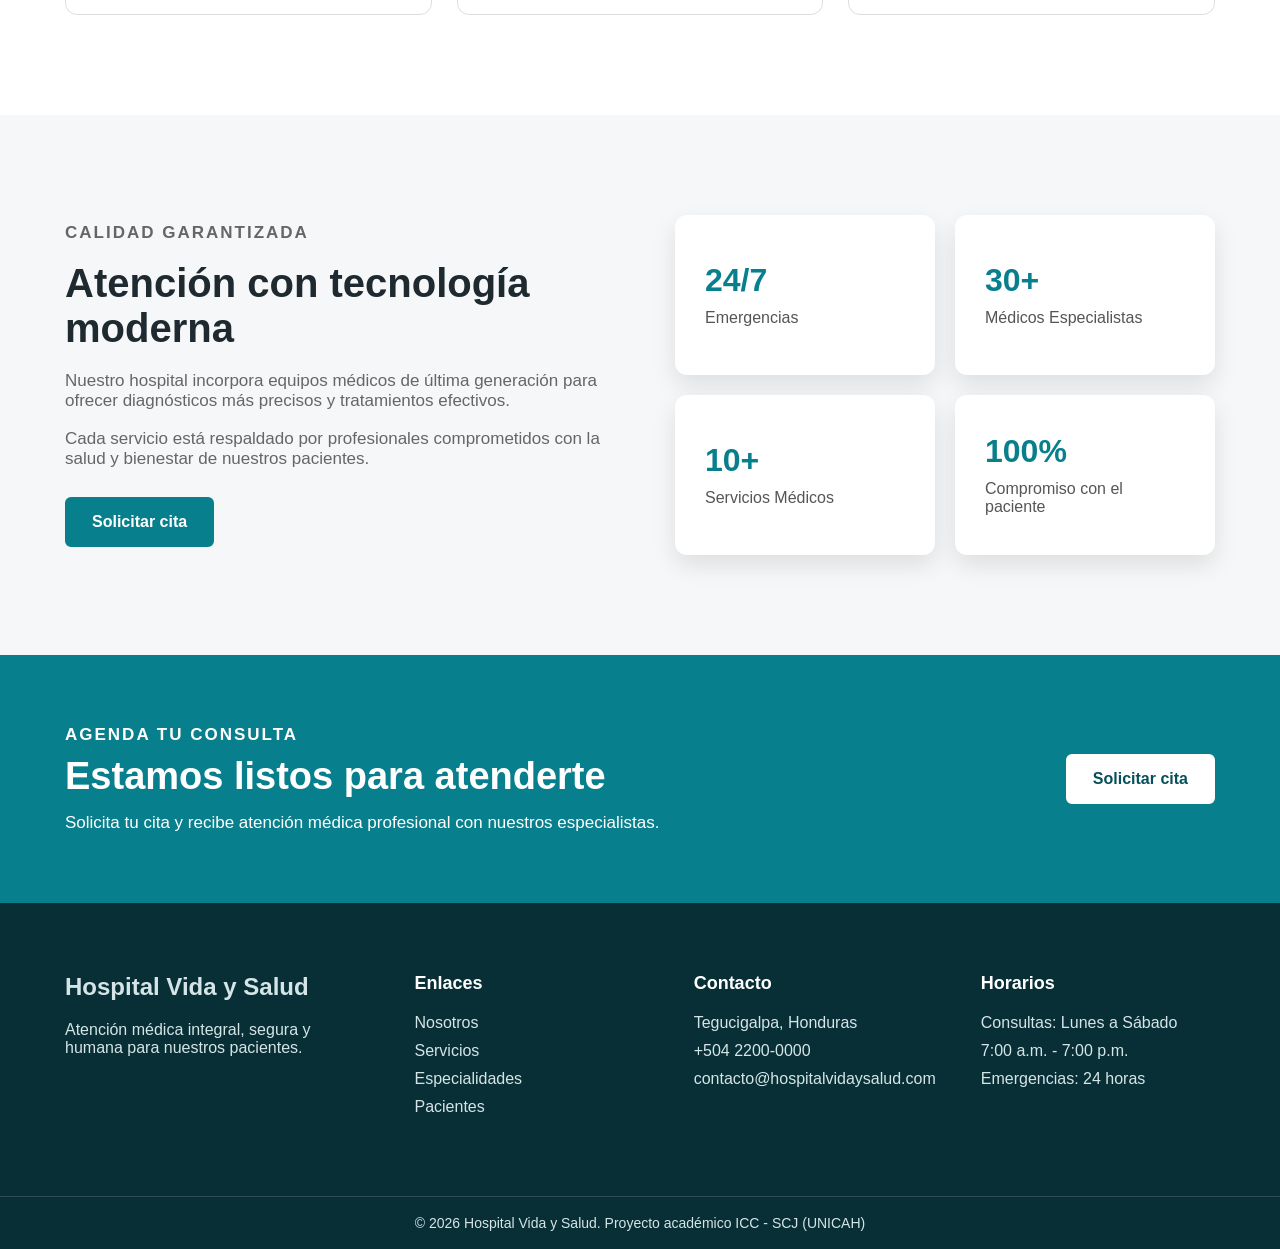
<file: servicios.html>
<!DOCTYPE html>
<html lang="es">

<head>
    <meta charset="UTF-8">
    <meta name="viewport" content="width=device-width, initial-scale=1.0">
    <meta name="description" content="Servicios médicos del Hospital Vida y Salud">
    <link rel="stylesheet" href="CSS/estilos.css">
    <title>Servicios | Hospital Vida y Salud</title>
</head>

<body>

<header class="encabezado">

    <div class="navegacion">

        <a href="index.html" class="logo">
            Hospital Vida y Salud
        </a>

        <button class="boton-menu" id="botonMenu" type="button" aria-label="Abrir menú" aria-expanded="false">
            <span></span>
            <span></span>
            <span></span>
        </button>

        <nav class="menu-principal" id="menuPrincipal">
            <ul>
                <li><a href="index.html">Inicio</a></li>
                <li><a href="blog.html">Blog</a></li>
                <li><a href="nosotros.html">Nosotros</a></li>
                <li><a href="servicios.html">Servicios</a></li>
                <li><a href="especialidades.html">Especialidades</a></li>
                <li><a href="pacientes.html">Pacientes</a></li>
                <li><a href="medicos.html">Médicos</a></li>
                <li><a href="contacto.html">Contacto</a></li>
            </ul>
        </nav>

    </div>

</header>

<main>

<section class="banner-pagina">

    <div class="contenedor-general">

        <p class="subtitulo-seccion">
            Servicios Hospitalarios
        </p>

        <h1>
            Servicios
        </h1>

        <p>
            Contamos con diferentes áreas médicas para brindar una atención
            integral a nuestros pacientes.
        </p>

    </div>

</section>

<section class="servicios-destacados">

    <div class="contenedor-general">

        <div class="encabezado-seccion">

            <p class="subtitulo-seccion">
                Atención Médica
            </p>

            <h2>
                Nuestros principales servicios
            </h2>

            <p>
                Atención profesional con equipos modernos y personal altamente
                capacitado.
            </p>

        </div>

        <div class="contenedor-servicios">

            <article class="tarjeta-servicio">

                <div class="icono-servicio">
                    🏥
                </div>

                <h3>Consulta General</h3>

                <p>
                    Atención médica para niños, jóvenes y adultos con evaluación,
                    diagnóstico y tratamiento.
                </p>

            </article>

            <article class="tarjeta-servicio">

                <div class="icono-servicio">
                    🚑
                </div>

                <h3>Emergencias</h3>

                <p>
                    Servicio disponible las 24 horas para atender cualquier
                    emergencia médica.
                </p>

            </article>

            <article class="tarjeta-servicio">

                <div class="icono-servicio">
                    🧪
                </div>

                <h3>Laboratorio Clínico</h3>

                <p>
                    Exámenes de sangre, orina y otros análisis con resultados
                    rápidos y confiables.
                </p>

            </article>

            <article class="tarjeta-servicio">

                <div class="icono-servicio">
                    💊
                </div>

                <h3>Farmacia</h3>

                <p>
                    Medicamentos certificados disponibles para los tratamientos
                    indicados por nuestros especialistas.
                </p>

            </article>

            <article class="tarjeta-servicio">

                <div class="icono-servicio">
                    🛏
                </div>

                <h3>Hospitalización</h3>

                <p>
                    Habitaciones cómodas y seguras para la recuperación de los
                    pacientes.
                </p>

            </article>

            <article class="tarjeta-servicio">

                <div class="icono-servicio">
                    🩻
                </div>

                <h3>Diagnóstico por Imágenes</h3>

                <p>
                    Rayos X, ultrasonidos y estudios especializados para un
                    diagnóstico preciso.
                </p>

            </article>

            <article class="tarjeta-servicio">

                <div class="icono-servicio">
                    ❤️
                </div>

                <h3>Unidad de Cuidados Intensivos</h3>

                <p>
                    Atención permanente para pacientes en estado crítico mediante
                    tecnología especializada.
                </p>

            </article>

            <article class="tarjeta-servicio">

                <div class="icono-servicio">
                    🩺
                </div>

                <h3>Chequeos Preventivos</h3>

                <p>
                    Programas de prevención para detectar enfermedades de manera
                    temprana.
                </p>

            </article>

            <article class="tarjeta-servicio">

                <div class="icono-servicio">
                    🚐
                </div>

                <h3>Ambulancia</h3>

                <p>
                    Traslado seguro de pacientes con atención inmediata durante el
                    recorrido.
                </p>

            </article>

        </div>

    </div>

</section>

<section class="presentacion-hospital">

    <div class="contenedor-general contenido-presentacion">

        <div class="texto-presentacion">

            <p class="subtitulo-seccion">
                Calidad Garantizada
            </p>

            <h2>
                Atención con tecnología moderna
            </h2>

            <p>
                Nuestro hospital incorpora equipos médicos de última generación
                para ofrecer diagnósticos más precisos y tratamientos efectivos.
            </p>

            <p>
                Cada servicio está respaldado por profesionales comprometidos con
                la salud y bienestar de nuestros pacientes.
            </p>

            <a href="citas.html" class="boton">
                Solicitar cita
            </a>

        </div>

        <div class="estadisticas-hospital">

            <article class="tarjeta-estadistica">
                <strong>24/7</strong>
                <span>Emergencias</span>
            </article>

            <article class="tarjeta-estadistica">
                <strong>30+</strong>
                <span>Médicos Especialistas</span>
            </article>

            <article class="tarjeta-estadistica">
                <strong>10+</strong>
                <span>Servicios Médicos</span>
            </article>

            <article class="tarjeta-estadistica">
                <strong>100%</strong>
                <span>Compromiso con el paciente</span>
            </article>

        </div>

    </div>

</section>

<section class="llamado-cita">

    <div class="contenedor-general contenido-llamado">

        <div>

            <p class="subtitulo-llamado">
                Agenda tu consulta
            </p>

            <h2>
                Estamos listos para atenderte
            </h2>

            <p>
                Solicita tu cita y recibe atención médica profesional con nuestros
                especialistas.
            </p>

        </div>

        <a href="citas.html" class="boton boton-claro">
            Solicitar cita
        </a>

    </div>

</section>

</main>

<footer class="pie-pagina">

    <div class="contenedor-general contenido-pie">

        <div class="columna-pie">

            <a href="index.html" class="logo logo-pie">
                Hospital Vida y Salud
            </a>

            <p>
                Atención médica integral, segura y humana para nuestros pacientes.
            </p>

        </div>

        <div class="columna-pie">

            <h2>Enlaces</h2>

            <ul>
                <li><a href="nosotros.html">Nosotros</a></li>
                <li><a href="servicios.html">Servicios</a></li>
                <li><a href="especialidades.html">Especialidades</a></li>
                <li><a href="pacientes.html">Pacientes</a></li>
            </ul>

        </div>

        <div class="columna-pie">

            <h2>Contacto</h2>

            <ul>
                <li>Tegucigalpa, Honduras</li>
                <li><a href="tel:+50422000000">+504 2200-0000</a></li>
                <li><a href="mailto:contacto@hospitalvidaysalud.com">contacto@hospitalvidaysalud.com</a></li>
            </ul>

        </div>

        <div class="columna-pie">

            <h2>Horarios</h2>

            <ul>
                <li>Consultas: Lunes a Sábado</li>
                <li>7:00 a.m. - 7:00 p.m.</li>
                <li>Emergencias: 24 horas</li>
            </ul>

        </div>

    </div>

    <div class="pie-inferior">
        <p>&copy; <span id="anioActual"></span> Hospital Vida y Salud. Proyecto académico ICC - SCJ (UNICAH)</p>
    </div>

</footer>

<button id="botonArriba" class="boton-arriba" type="button">
    ↑
</button>

<script src="JavaScript/script.js"></script>

</body>
</html>
</file>
<file: CSS/estilos.css>
* {
    margin: 0;
    padding: 0;
    box-sizing: border-box;
}

body {
    font-family: Arial, Helvetica, sans-serif;
    color: #333333;
    background-color: #ffffff;
}

h1 {
    color: #087f8c;
}

.encabezado {
    position: relative;
    z-index: 1000;
    background-color: #ffffff;
}

.barra-superior {
    display: flex;
    justify-content: space-between;
    padding: 8px 40px;
    background-color: #064f5c;
    color: #ffffff;
}

.navegacion {
    position: relative;
    z-index: 1000;
    display: flex;
    justify-content: space-between;
    align-items: center;
    padding: 20px 40px;
}

.logo {
    color: #087f8c;
    font-size: 24px;
    font-weight: bold;
    text-decoration: none;
}

.menu-principal ul {
    display: flex;
    gap: 25px;
    list-style: none;
}

.menu-principal a {
    color: #333333;
    font-weight: bold;
    text-decoration: none;
}

.menu-principal a:hover {
    color: #087f8c;
}

.portada {
    position: relative;
    min-height: 600px;
    overflow: hidden;
    background-color: #064f5c;
}

.contenido-portada {
    width: 100%;
    max-width: 1150px;
    margin: 0 auto;
    position: relative;
    z-index: 2;
}

.subtitulo-portada {
    margin-bottom: 15px;
    color: #9ee7e2;
    font-size: 15px;
    font-weight: bold;
    letter-spacing: 2px;
    text-transform: uppercase;
}

.contenido-portada h1, .contenido-portada h2 {
    max-width: 750px;
    margin-bottom: 20px;
    color: #ffffff;
    font-size: 56px;
    line-height: 1.1;
}

.descripcion-portada {
    max-width: 600px;
    margin-bottom: 30px;
    color: #ffffff;
    font-size: 19px;
}

.botones-portada {
    display: flex;
    gap: 15px;
}

.boton {
    display: inline-block;
    padding: 14px 25px;
    border: 2px solid #087f8c;
    border-radius: 6px;
    background-color: #087f8c;
    color: #ffffff;
    font-weight: bold;
    text-decoration: none;
    transition: background-color 0.3s, transform 0.3s;
}

.boton:hover {
    background-color: #064f5c;
    border-color: #064f5c;
    transform: translateY(-3px);
}

.boton-secundario {
    border-color: #ffffff;
    background-color: transparent;
}

.boton-secundario:hover {
    background-color: #ffffff;
    border-color: #ffffff;
    color: #064f5c;
}

.accesos-rapidos {
    position: relative;
    margin-top: -45px;
    padding: 0 40px;
}

.contenedor-accesos {
    max-width: 1150px;
    margin: 0 auto;
    display: grid;
    grid-template-columns: repeat(4, 1fr);
    background-color: #ffffff;
    border-radius: 12px;
    box-shadow: 0 10px 30px rgba(0, 0, 0, 0.15);
    overflow: hidden;
}

.tarjeta-acceso {
    min-height: 135px;
    display: flex;
    align-items: center;
    gap: 20px;
    padding: 25px;
    border-right: 1px solid #dddddd;
    color: #333333;
    text-decoration: none;
    transition: background-color 0.3s;
}

.tarjeta-acceso:last-child {
    border-right: none;
}

.tarjeta-acceso:hover {
    background-color: #e8f7f8;
}

.numero-acceso {
    min-width: 55px;
    height: 55px;
    display: flex;
    justify-content: center;
    align-items: center;
    border-radius: 10px;
    background-color: #087f8c;
    color: #ffffff;
    font-size: 18px;
    font-weight: bold;
}

.contenido-acceso h2 {
    margin-bottom: 5px;
    color: #1e2a30;
    font-size: 18px;
}

.contenido-acceso p {
    color: #666666;
    font-size: 14px;
}

.contenedor-general {
    max-width: 1150px;
    margin: 0 auto;
}

.servicios-destacados {
    padding: 100px 40px;
    background-color: #ffffff;
}

.encabezado-seccion {
    max-width: 750px;
    margin: 0 auto 45px;
    text-align: center;
}

.subtitulo-seccion {
    margin-bottom: 10px;
    color: #9ee7e2;
    font-size: 14px;
    font-weight: bold;
    letter-spacing: 2px;
    text-transform: uppercase;
}

.encabezado-seccion h2 {
    margin-bottom: 15px;
    color: #1e2a30;
    font-size: 38px;
}

.encabezado-seccion p {
    color: #666666;
    font-size: 17px;
}

.contenedor-servicios {
    display: grid;
    grid-template-columns: repeat(3, 1fr);
    gap: 25px;
}

.tarjeta-servicio {
    padding: 30px;
    border: 1px solid #dddddd;
    border-radius: 12px;
    background-color: #ffffff;
    transition: transform 0.3s, box-shadow 0.3s;
}

.tarjeta-servicio:hover {
    transform: translateY(-8px);
    box-shadow: 0 12px 30px rgba(0, 0, 0, 0.12);
}

.icono-servicio {
    width: 60px;
    height: 60px;
    display: flex;
    justify-content: center;
    align-items: center;
    margin-bottom: 20px;
    border-radius: 12px;
    background-color: #e8f7f8;
    color: #064f5c;
    font-weight: bold;
}

.tarjeta-servicio h3 {
    margin-bottom: 20px;
    color: #1e2a30;
    font-size: 22px;
}

.tarjeta-servicio p {
    margin-bottom: 20px;
    color: #666666;
}

.tarjeta-servicio a {
    color: #087f8c;
    font-weight: bold;
    text-decoration: none;
}

.tarjeta-servicio a:hover {
    color: #064f5c;
    text-decoration: underline;
}

.presentacion-hospital {
    padding: 100px 40px;
    background-color: #f5f7f8;
}

.contenido-presentacion {
    display: grid;
    grid-template-columns: 1fr 1fr;
    align-items: center;
    gap: 70px;
}

.texto-presentacion h2 {
    margin-bottom: 20px;
    color: #1e2a30;
    font-size: 40px;
}

.texto-presentacion p {
    margin-bottom: 18px;
    color: #666666;
    font-size: 17px;
}

.texto-presentacion .boton {
    margin-top: 10px;
}

.estadisticas-hospital {
    display: grid;
    grid-template-columns: repeat(2, 1fr);
    gap: 20px;
}

.tarjeta-estadistica {
    min-height: 160px;
    display: flex;
    flex-direction: column;
    justify-content: center;
    padding: 30px;
    border-radius: 12px;
    background-color: #ffffff;
    box-shadow: 0 10px 25px rgba(0, 0, 0, 0.10);
}

.tarjeta-estadistica strong {
    margin-bottom: 10px;
    color: #087f8c;
    font-size: 32px;
}

.tarjeta-estadistica span {
    color: #555555;
    font-size: 16px;
}

.llamado-cita {
    padding: 70px 40px;
    background-color: #087f8c;
}

.contenido-llamado {
    display: flex;
    justify-content: space-between;
    align-items: center;
    gap: 40px;
}

.subtitulo-llamado {
    margin-bottom: 10px;
    color: #bdf5f3;
    font-size: 14px;
    font-weight: bold;
    letter-spacing: 2px;
    text-transform: uppercase;
}

.contenido-llamado h2 {
    margin-bottom: 15px;
    color: #ffffff;
    font-size: 38px;
}

.contenido-llamado p {
    max-width: 750px;
    color: #ffffff;
    font-size: 17px;
}

.boton-claro {
    flex-shrink: 0;
    border-color: #ffffff;
    background-color: #ffffff;
    color: #064f5c;
}

.boton-claro:hover {
    border-color: #064f5c;
    background-color: #064f5c;
    color: #ffffff;
}

.pie-pagina {
    background-color: #082f36;
    color: #d5e5e7;
}

.contenido-pie {
    display: grid;
    grid-template-columns: 1.3fr 1fr 1fr 1fr;
    gap: 45px;
    padding: 70px 0;
}

.logo-pie {
    display: inline-block;
    margin-bottom: 20px;
    color: #ffffff;
}

.columna-pie h2 {
    margin-bottom: 20px;
    color: #ffffff;
    font-size: 18px;
}

.columna-pie p {
    color: #d5e5e7;
}

.columna-pie ul {
    list-style: none;
}

.columna-pie li {
    margin-bottom: 10px;
}

.columna-pie a {
    color: #d5e5e7;
    text-decoration: none;
}

.columna-pie a:hover {
    color: #ffffff;
    text-decoration: underline;
}

.pie-inferior {
    padding: 18px 20px;
    border-top: 1px solid rgba(255, 255, 255, 0.15);
    text-align: center;
}

.pie-inferior p {
    color: #d5e5e7;
    font-size: 14px;
}

.boton-menu {
    display: none;
    width: 45px;
    height: 45px;
    border: none;
    background-color: transparent;
    cursor: pointer;
}

.boton-menu span {
    display: block;
    width: 28px;
    height: 3px;
    margin: 5px auto;
    border-radius: 3px;
    background-color: #064f5c;
    transition: transform 0.3s, opacity 0.3s;
}

.diapositiva {
    position: absolute;
    top: 0;
    left: 0;
    width: 100%;
    min-height: 600px;
    display: flex;
    align-items: center;
    padding: 80px 40px;
    opacity: 0;
    visibility: hidden;
    transition: opacity 0.7s ease;
}

.diapositiva:first-of-type {
    background: linear-gradient(rgba(6, 79, 92, 0.88), rgba(6, 79, 92, 0.65)), url("../img/portada-hospital.jpg");
    background-size: cover;
    background-position: center;
    background-repeat: no-repeat;
}

.diapositiva:nth-of-type(2) {
    background: linear-gradient(rgba(91, 19, 27, 0.88), rgba(145, 35, 45, 0.65)), url("../img/emergencias-hospital.jpg");
    background-size: cover;
    background-position: center;
    background-repeat: no-repeat;
}

.diapositiva.activa {
    opacity: 1;
    visibility: visible;
}

.boton-emergencia {
    border-color: #d9363e;
    background-color: #d9363e;
}

.boton-emergencia:hover {
    border-color: #a9222a;
    background-color: #a9222a;
}

.controles-carrusel {
    position: absolute;
    left: 50%;
    bottom: 30px;
    z-index: 20;
    display: flex;
    align-items: center;
    gap: 18px;
    transform: translateX(-50%);
}

.boton-carrusel {
    width: 42px;
    height: 42px;
    display: flex;
    justify-content: center;
    align-items: center;
    border: 1px solid rgba(255, 255, 255, 0.70);
    border-radius: 50%;
    background-color: rgba(0, 0, 0, 0.25);
    color: #ffffff;
    font-size: 20px;
}

.boton-carrusel:hover {
    background-color: rgba(0, 0, 0, 0.55);
}

.indicadores-carrusel {
    display: flex;
    gap: 8px;
}

.indicador {
    width: 11px;
    height: 11px;
    border: none;
    border-radius: 50%;
    background-color: rgba(255, 255, 255, 0.45);
}

.indicador.activo {
    background-color: #ffffff;
    transform: scale(1.2);
}

.boton-arriba {
    position: fixed;
    right: 25px;
    bottom: 25px;
    width: 48px;
    height: 48px;
    display: flex;
    justify-content: center;
    align-items: center;
    border: none;
    border-radius: 50%;
    background-color: #087f8c;
    color: #ffffff;
    font-size: 22px;
    font-weight: bold;
    cursor: pointer;
    opacity: 0;
    visibility: hidden;
    transform: translateY(15px);
    transition: opacity 0.3s, visibility 0.3s, transform 0.3s, background-color 0.3s;
}

.boton-arriba:hover {
    background-color: #064f5c;
}

.boton-arriba.visible {
    opacity: 1;
    visibility: visible;
    transform: translateY(0);
}

@media screen and (max-width: 950px) {
    .contenedor-servicios {
        grid-template-columns: repeat(2, 1fr);
    }

    .contenido-presentacion {
        grid-template-columns: 1fr;
        gap: 45px;
    }

    .contenido-pie {
        grid-template-columns: repeat(2, 1fr);
    }
}

@media screen and (max-width: 768px) {
    .barra-superior {
        flex-direction: column;
        align-items: center;
        gap: 5px;
        padding: 10px 20px;
        text-align: center;
    }

    .navegacion {
        padding: 18px 20px;
    }

    .boton-menu {
        display: block;
        position: relative;
        z-index: 1002;
    }

    .menu-principal {
        position: absolute;
        top: 100%;
        left: 0;
        z-index: 1001;
        width: 100%;
        max-height: 0;
        overflow: hidden;
        background-color: #ffffff;
        transition: max-height 0.4s ease;
    }

    .menu-principal.menu-abierto {
        max-height: 600px;
        box-shadow: 0 10px 20px rgba(0, 0, 0, 0.12);
    }

    .menu-principal ul {
        display: flex;
        flex-direction: column;
        gap: 0;
        padding: 15px 20px;
    }

    .menu-principal li {
        width: 100%;
    }
    .menu-principal a {
        display: block;
        padding: 14px 10px;
        border-bottom: 1px solid #dddddd;
    }

    .portada {
        min-height: 540px;
    }

    .contenido-portada h1, .contenido-portada h2 {
        font-size: 38px;
    }

    .descripcion-portada {
        font-size: 17px;
    }

    .botones-portada {
        flex-direction: column;
    }

    .boton {
        width: 100%;
        text-align: center;
    }

    .accesos-rapidos {
        margin-top: -25px;
        padding: 0 20px;
    }

    .contenedor-accesos {
        grid-template-columns: 1fr;
    }

    .tarjeta-acceso {
        border-right: none;
        border-bottom: 1px solid #dddddd;
    }

    .tarjeta-acceso:last-child {
        border-bottom: none;
    }

    .servicios-destacados {
        padding: 70px 20px;
    }

    .encabezado-seccion h2 {
        font-size: 30px;
    }

    .contenedor-servicios {
        grid-template-columns: 1fr;
    }

    .tarjeta-servicio {
        padding: 25px;
    }

    .presentacion-hospital {
        padding: 70px 20px;
    }

    .texto-presentacion h2 {
        font-size: 30px;
    }

    .estadisticas-hospital {
        grid-template-columns: 1fr;
    }

    .tarjeta-estadistica {
        min-height: 130px;
        padding: 25px;
    }

    .llamado-cita {
        padding: 60px 20px;
    }

    .contenido-llamado {
        flex-direction: column;
        align-items: flex-start;
    }

    .contenido-llamado h2 {
        font-size: 30px;
    }

    .boton-claro {
        width: 100%;
        text-align: center;
    }

    .contenido-pie {
        grid-template-columns: 1fr;
        padding: 55px 20px;
    }

    .boton-menu.activo span:nth-child(1) {
        transform: translateY(8px) rotate(45deg);
    }

    .boton-menu.activo span:nth-child(2) {
        opacity: 0;
    }

    .boton-menu.activo span:nth-child(3) {
        transform: translateY(-8px) rotate(-45deg);
    }

    .diapositiva {
        min-height: 540px;
        padding: 60px 20px 100px;
    }

    .controles-carrusel {
        bottom: 24px;
    }

    .boton-arriba {
        right: 15px;
        bottom: 15px;
        width: 44px;
        height: 44px;
    }
}


.banner-interno {
    padding: 90px 40px 70px;
    text-align: center;
    background: linear-gradient(rgba(6, 79, 92, 0.92), rgba(6, 79, 92, 0.92)), url("../img/portada-hospital.jpg");
    background-size: cover;
    background-position: center;
}
 
.banner-interno .subtitulo-portada {
    justify-content: center;
}
 
.banner-interno h1 {
    max-width: 700px;
    margin: 0 auto 12px;
    color: #ffffff;
    font-size: 42px;
}
 
.banner-interno p {
    max-width: 650px;
    margin: 0 auto;
    color: #d5e5e7;
    font-size: 17px;
}

.seccion-buscador {
    padding: 70px 40px 30px;
}
 
.formulario-busqueda {
    display: grid;
    grid-template-columns: 1fr 1fr auto auto;
    gap: 15px;
    align-items: end;
    padding: 30px;
    border: 1px solid #dddddd;
    border-radius: 12px;
    background-color: #f5f7f8;
}
 
.campo-busqueda label {
    display: block;
    margin-bottom: 8px;
    color: #1e2a30;
    font-weight: bold;
    font-size: 14px;
}
 
.campo-busqueda input,
.campo-busqueda select {
    width: 100%;
    padding: 12px 14px;
    border: 1px solid #cccccc;
    border-radius: 6px;
    font-family: inherit;
    font-size: 15px;
    color: #333333;
}
 
.campo-busqueda input:focus,
.campo-busqueda select:focus {
    outline: none;
    border-color: #087f8c;
}
 
.boton-limpio {
    border-color: #087f8c;
    background-color: transparent;
    color: #087f8c;
}
 
.boton-limpio:hover {
    background-color: #087f8c;
    color: #ffffff;
}
 
.seccion-resultados {
    padding: 40px 40px 100px;
}
 
.contador-resultados {
    margin-bottom: 25px;
    color: #666666;
    font-size: 15px;
}
 
.contador-resultados strong {
    color: #087f8c;
}
 
.contenedor-medicos {
    max-width: 1150px;
    margin: 0 auto;
    display: grid;
    grid-template-columns: repeat(2, 1fr);
    gap: 25px;
}
 
.tarjeta-medico {
    display: flex;
    gap: 20px;
    padding: 28px;
    border: 1px solid #dddddd;
    border-radius: 12px;
    background-color: #ffffff;
    transition: transform 0.3s, box-shadow 0.3s;
}
 
.tarjeta-medico:hover {
    transform: translateY(-6px);
    box-shadow: 0 12px 30px rgba(0, 0, 0, 0.10);
}
 
.avatar-medico {
    flex-shrink: 0;
    width: 65px;
    height: 65px;
    display: flex;
    justify-content: center;
    align-items: center;
    border-radius: 50%;
    background-color: #e8f7f8;
    color: #064f5c;
    font-weight: bold;
    font-size: 20px;
}
 
.info-medico h3 {
    margin-bottom: 4px;
    color: #1e2a30;
    font-size: 19px;
}
 
.especialidad-medico {
    display: inline-block;
    margin-bottom: 10px;
    padding: 3px 12px;
    border-radius: 20px;
    background-color: #e8f7f8;
    color: #087f8c;
    font-size: 13px;
    font-weight: bold;
}
 
.info-medico p {
    margin-bottom: 4px;
    color: #666666;
    font-size: 14px;
}
 
.info-medico p strong {
    color: #333333;
}
 
.sin-resultados {
    max-width: 1150px;
    margin: 0 auto;
    padding: 50px 20px;
    text-align: center;
    color: #666666;
    font-size: 17px;
}
 
.seccion-formulario {
    padding: 70px 40px 100px;
}
 
.contenedor-formulario {
    max-width: 780px;
    margin: 0 auto;
    padding: 45px;
    border: 1px solid #dddddd;
    border-radius: 12px;
    background-color: #ffffff;
    box-shadow: 0 10px 30px rgba(0, 0, 0, 0.06);
}
 
.fila-formulario {
    display: grid;
    grid-template-columns: 1fr 1fr;
    gap: 20px;
}
 
.grupo-campo {
    margin-bottom: 22px;
}
 
.grupo-campo label {
    display: block;
    margin-bottom: 8px;
    color: #1e2a30;
    font-weight: bold;
    font-size: 14px;
}
 
.grupo-campo .indicador-requerido {
    color: #d9363e;
}
 
.grupo-campo input,
.grupo-campo select,
.grupo-campo textarea {
    width: 100%;
    padding: 13px 15px;
    border: 1px solid #cccccc;
    border-radius: 6px;
    font-family: inherit;
    font-size: 15px;
    color: #333333;
    transition: border-color 0.3s;
}
 
.grupo-campo textarea {
    min-height: 130px;
    resize: vertical;
}
 
.grupo-campo input:focus,
.grupo-campo select:focus,
.grupo-campo textarea:focus {
    outline: none;
    border-color: #087f8c;
}
 
.grupo-campo input.campo-invalido,
.grupo-campo select.campo-invalido,
.grupo-campo textarea.campo-invalido {
    border-color: #d9363e;
    background-color: #fdf1f1;
}
 
.texto-ayuda {
    margin-top: 6px;
    color: #999999;
    font-size: 13px;
}
 
.mensaje-error {
    display: none;
    margin-top: 6px;
    color: #d9363e;
    font-size: 13px;
    font-weight: bold;
}
 
.mensaje-error.visible {
    display: block;
}
 
.mensaje-formulario {
    display: none;
    margin-bottom: 25px;
    padding: 16px 20px;
    border-radius: 8px;
    font-size: 15px;
}
 
.mensaje-formulario.visible {
    display: block;
}
 
.mensaje-formulario.exito {
    border: 1px solid #9fd8b1;
    background-color: #eafaf0;
    color: #1f7a3f;
}
 
.mensaje-formulario.error {
    border: 1px solid #f0b4b8;
    background-color: #fdf1f1;
    color: #a3222a;
}
 
.boton-formulario {
    width: 100%;
    padding: 15px;
    border: none;
    border-radius: 6px;
    cursor: pointer;
    font-size: 16px;
}
 
@media screen and (max-width: 950px) {
    .contenedor-medicos {
        grid-template-columns: 1fr;
    }
}
 
@media screen and (max-width: 768px) {
    .banner-interno {
        padding: 70px 20px 50px;
    }
 
    .banner-interno h1 {
        font-size: 30px;
    }
 
    .seccion-buscador,
    .seccion-resultados,
    .seccion-formulario {
        padding: 40px 20px 60px;
    }
 
    .formulario-busqueda {
        grid-template-columns: 1fr;
    }
 
    .fila-formulario {
        grid-template-columns: 1fr;
        gap: 0;
    }
 
    .contenedor-formulario {
        padding: 28px 22px;
    }
 
    .tarjeta-medico {
        flex-direction: column;
    }
}
 
.banner-pagina{
    padding:120px 40px;
    background:linear-gradient(rgba(6,79,92,.88),rgba(6,79,92,.88)),
    url("../img/portada-hospital.jpg");
    background-size:cover;
    background-position:center;
    text-align:center;
    color:#ffffff;
}

.banner-pagina h1{
    margin:20px 0;
    color:#ffffff;
    font-size:52px;
}

.banner-pagina p{
    max-width:700px;
    margin:auto;
    font-size:18px;
    line-height:1.7;
}

.contenido-pagina{
    padding:90px 40px;
    background:#ffffff;
}

.texto-nosotros{
    max-width:900px;
    margin:auto;
    text-align:center;
}

.texto-nosotros p{
    margin-bottom:20px;
    color:#666666;
    font-size:17px;
    line-height:1.8;
}

.tarjetas-informacion{
    display:grid;
    grid-template-columns:repeat(3,1fr);
    gap:25px;
    margin-top:50px;
}

.tarjeta-info{
    padding:35px;
    background:#ffffff;
    border-radius:12px;
    border:1px solid #dddddd;
    box-shadow:0 10px 25px rgba(0,0,0,.08);
    transition:.3s;
}

.tarjeta-info:hover{
    transform:translateY(-8px);
    box-shadow:0 15px 30px rgba(0,0,0,.15);
}

.tarjeta-info h3{
    margin-bottom:18px;
    color:#087f8c;
    font-size:24px;
}

.tarjeta-info p{
    color:#666666;
    line-height:1.7;
}

.lista-servicios{
    display:grid;
    grid-template-columns:repeat(2,1fr);
    gap:30px;
    margin-top:50px;
}

.item-servicio{
    display:flex;
    gap:20px;
    align-items:flex-start;
    padding:25px;
    border-radius:12px;
    background:#ffffff;
    box-shadow:0 8px 20px rgba(0,0,0,.08);
}

.item-servicio h3{
    color:#087f8c;
    margin-bottom:10px;
}

.item-servicio p{
    color:#666666;
}

.especialidades-grid{
    display:grid;
    grid-template-columns:repeat(3,1fr);
    gap:25px;
    margin-top:40px;
}

.especialidad{
    padding:30px;
    border-radius:12px;
    text-align:center;
    border:1px solid #dddddd;
    transition:.3s;
    background:#ffffff;
}

.especialidad:hover{
    background:#087f8c;
    color:#ffffff;
    transform:translateY(-8px);
}

.especialidad:hover h3,
.especialidad:hover p{
    color:#ffffff;
}

.especialidad h3{
    margin:18px 0;
    color:#087f8c;
}

.especialidad p{
    color:#666666;
}

.paciente-info{
    display:grid;
    grid-template-columns:repeat(2,1fr);
    gap:30px;
    margin-top:40px;
}

.paciente-card{
    padding:30px;
    border-left:6px solid #087f8c;
    background:#f8f8f8;
    border-radius:10px;
}

.paciente-card h3{
    margin-bottom:15px;
    color:#087f8c;
}

.paciente-card p,
.paciente-card li{
    color:#666666;
    line-height:1.8;
}

.paciente-card ul{
    margin-left:20px;
}

.tabla-horarios{
    width:100%;
    border-collapse:collapse;
    margin-top:40px;
}

.tabla-horarios th{
    background:#087f8c;
    color:#ffffff;
    padding:15px;
}

.tabla-horarios td{
    padding:15px;
    border:1px solid #dddddd;
    text-align:center;
}

.tabla-horarios tr:nth-child(even){
    background:#f5f7f8;
}

.faq{
    display:grid;
    gap:20px;
    margin-top:40px;
}

.faq-item{
    padding:25px;
    border-radius:10px;
    border-left:5px solid #087f8c;
    background:#ffffff;
    box-shadow:0 8px 20px rgba(0,0,0,.08);
}

.faq-item h3{
    margin-bottom:10px;
    color:#087f8c;
}

.faq-item p{
    color:#666666;
    line-height:1.8;
}


/*=========================================
            RESPONSIVE
==========================================*/

@media(max-width:950px){

    .tarjetas-informacion{
        grid-template-columns:repeat(2,1fr);
    }

    .especialidades-grid{
        grid-template-columns:repeat(2,1fr);
    }

    .lista-servicios{
        grid-template-columns:1fr;
    }

}

@media(max-width:768px){

    .banner-pagina{
        padding:90px 20px;
    }

    .banner-pagina h1{
        font-size:36px;
    }

    .contenido-pagina{
        padding:60px 20px;
    }

    .tarjetas-informacion,
    .especialidades-grid,
    .paciente-info{
        grid-template-columns:1fr;
    }

    .tabla-horarios{
        display:block;
        overflow-x:auto;
    }

}

/* ============================================= */
/* FLUJO DE AGENDAMIENTO: resumen del médico y recibo de cita */
/* (agregado sobre el trabajo de banner-pagina / contenido-pagina ya existente) */
/* ============================================= */

.boton-pequeno {
    display: inline-block;
    margin-top: 6px;
    padding: 9px 18px;
    font-size: 14px;
}

.aviso-sin-medico {
    padding: 40px 30px;
    text-align: center;
    border: 1px dashed #cccccc;
    border-radius: 10px;
    background-color: #f5f7f8;
}

.aviso-sin-medico p {
    margin-bottom: 18px;
    color: #666666;
    font-size: 16px;
}

.resumen-medico {
    display: flex;
    justify-content: space-between;
    align-items: center;
    gap: 20px;
    margin-bottom: 30px;
    padding: 22px 26px;
    border-radius: 10px;
    background-color: #e8f7f8;
}

.etiqueta-resumen {
    display: block;
    margin-bottom: 4px;
    color: #087f8c;
    font-size: 13px;
    font-weight: bold;
    text-transform: uppercase;
    letter-spacing: 1px;
}

.resumen-medico-info h3 {
    margin-bottom: 6px;
    color: #1e2a30;
    font-size: 20px;
}

.resumen-medico-info .especialidad-medico {
    margin-bottom: 8px;
}

.resumen-medico-info .texto-ayuda {
    color: #064f5c;
    font-size: 14px;
    margin-top: 4px;
}

.enlace-cambiar {
    flex-shrink: 0;
    color: #087f8c;
    font-weight: bold;
    font-size: 14px;
    text-decoration: underline;
    white-space: nowrap;
}

.enlace-cambiar:hover {
    color: #064f5c;
}

/* ----- Recibo ----- */

.recibo-cita {
    padding: 35px;
    border: 1px solid #dddddd;
    border-radius: 12px;
    background-color: #ffffff;
}

.recibo-encabezado {
    display: flex;
    justify-content: space-between;
    align-items: center;
    margin-bottom: 25px;
    padding-bottom: 20px;
    border-bottom: 2px dashed #dddddd;
}

.recibo-encabezado h3 {
    color: #1e2a30;
    font-size: 20px;
}

.recibo-numero {
    padding: 6px 14px;
    border-radius: 20px;
    background-color: #087f8c;
    color: #ffffff;
    font-size: 13px;
    font-weight: bold;
}

.recibo-cuerpo {
    margin-bottom: 20px;
}

.recibo-fila {
    display: flex;
    justify-content: space-between;
    gap: 20px;
    padding: 10px 0;
}

.recibo-fila span {
    color: #666666;
    font-size: 15px;
}

.recibo-fila strong {
    color: #1e2a30;
    font-size: 15px;
    text-align: right;
}

.recibo-separador {
    margin: 8px 0;
    border-top: 1px dashed #dddddd;
}

.recibo-nota {
    margin-bottom: 25px;
    color: #666666;
    font-size: 14px;
    font-style: italic;
}

.recibo-acciones {
    display: flex;
    gap: 15px;
}

.recibo-acciones .boton {
    flex: 1;
    text-align: center;
}

.boton-secundario-claro {
    border-color: #087f8c;
    background-color: transparent;
    color: #087f8c;
}

.boton-secundario-claro:hover {
    background-color: #087f8c;
    color: #ffffff;
}

@media print {
    .encabezado, .banner-interno, .pie-pagina, .boton-arriba,
    .resumen-medico, .recibo-acciones, .mensaje-formulario {
        display: none !important;
    }

    .seccion-formulario {
        padding: 0;
    }

    .contenedor-formulario {
        box-shadow: none;
        border: none;
    }
}

@media screen and (max-width: 768px) {
    .resumen-medico {
        flex-direction: column;
        align-items: flex-start;
    }

    .recibo-cita {
        padding: 24px 20px;
    }

    .recibo-acciones {
        flex-direction: column;
    }
}
</file>
<file: CSS/estilos-int4.css>
.faq-seccion {
    padding: 60px 40px;
    background-color: #f5f7f8;
}
.faq-contenedor {
    max-width: 800px;
}
.accordion-item {
    background-color: #ffffff;
    border: 1px solid #dddddd;
    border-radius: 8px;
    margin-bottom: 15px;
    overflow: hidden;
    box-shadow: 0 4px 6px rgba(0, 0, 0, 0.05);
}
.accordion-header {
    width: 100%;
    text-align: left;
    padding: 20px;
    background-color: #ffffff;
    color: #1e2a30;
    border: none;
    font-size: 18px;
    font-weight: bold;
    cursor: pointer;
    transition: background-color 0.3s, color 0.3s;
}
.accordion-header:hover, .accordion-header.activo {
    background-color: #e8f7f8;
    color: #087f8c;
}
.accordion-content {
    max-height: 0;
    overflow: hidden;
    transition: max-height 0.3s ease-out;
    background-color: #ffffff;
}
.accordion-content p {
    padding: 0 20px 20px 20px;
    color: #666666;
    line-height: 1.6;
}

#btn-volver-arriba {
    position: fixed;
    bottom: 30px;
    right: 30px;
    background-color: #087f8c;
    color: #ffffff;
    border: none;
    border-radius: 50%;
    width: 50px;
    height: 50px;
    font-size: 24px;
    cursor: pointer;
    opacity: 0;
    visibility: hidden;
    box-shadow: 0 4px 10px rgba(0, 0, 0, 0.2);
    transition: all 0.3s;
    z-index: 9999;
}
#btn-volver-arriba.mostrar {
    opacity: 1;
    visibility: visible;
}
#btn-volver-arriba:hover {
    background-color: #064f5c;
    transform: translateY(-5px);
}

.animar-scroll {
    opacity: 0;
    transform: translateY(30px);
    transition: opacity 0.8s ease-out, transform 0.8s ease-out;
}
.animar-scroll.visible {
    opacity: 1;
    transform: translateY(0);
}
.contenido-emergencias {
    padding: 80px 40px;
}
</file>
